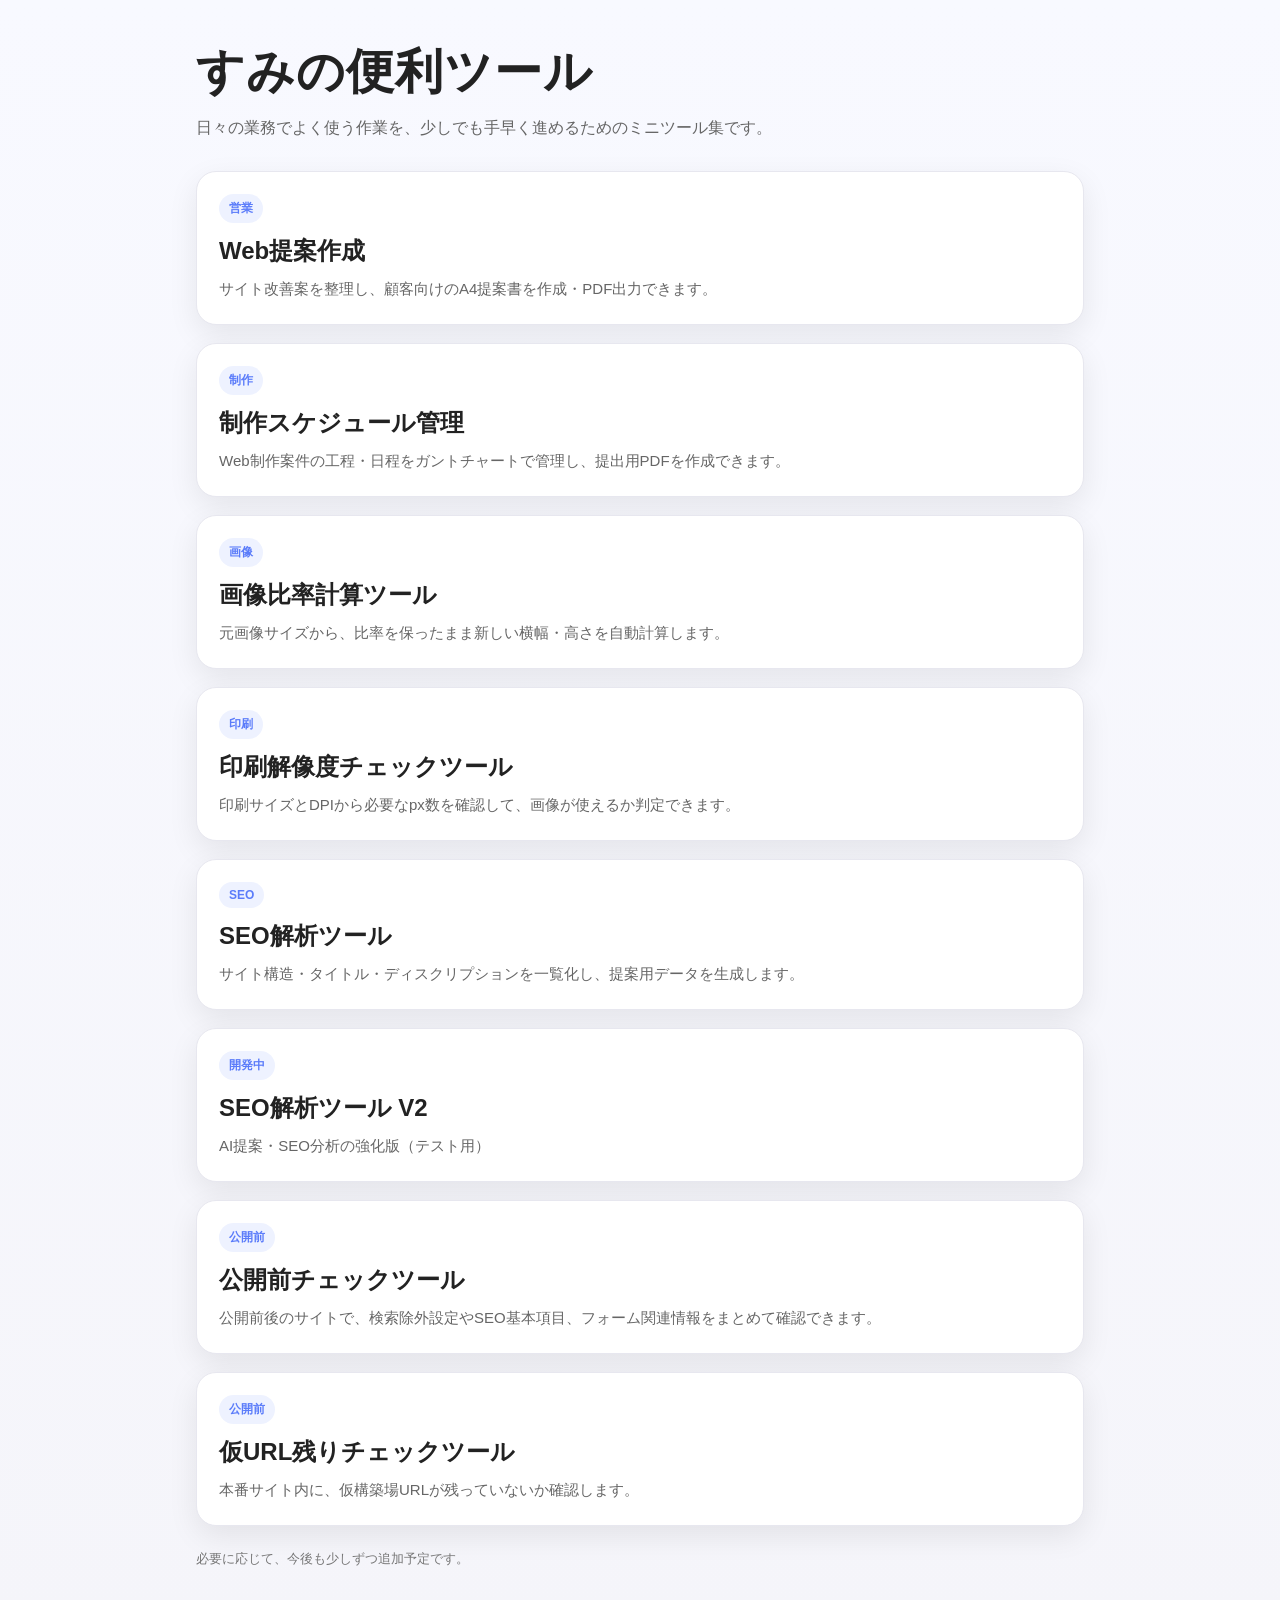
<file: index.html>
<!DOCTYPE html>
<html lang="ja">
<head>
  <meta charset="UTF-8" />
  <meta name="viewport" content="width=device-width, initial-scale=1.0" />
  <title>すみの便利ツール</title>

  <style>
    :root {
      --bg: #f6f7fb;
      --card: #ffffff;
      --text: #222;
      --sub: #666;
      --line: #e7e7ef;
      --accent: #5b7cfa;
      --accent-weak: #eef2ff;
      --shadow: 0 10px 30px rgba(0, 0, 0, 0.08);
      --radius: 20px;
    }

    * {
      box-sizing: border-box;
    }

    body {
      margin: 0;
      font-family: -apple-system, BlinkMacSystemFont, "Segoe UI", Roboto, "Hiragino Sans", "Yu Gothic", sans-serif;
      background: linear-gradient(180deg, #f8f9ff 0%, #f5f5fa 100%);
      color: var(--text);
    }

    .wrap {
      max-width: 920px;
      margin: 0 auto;
      padding: 40px 16px 56px;
    }

    .title {
      font-size: clamp(32px, 4.8vw, 48px);
      font-weight: 800;
      margin: 0 0 10px;
      letter-spacing: 0.02em;
    }

    .lead {
      margin: 0 0 28px;
      color: var(--sub);
      line-height: 1.8;
      font-size: 16px;
    }

    .grid {
      display: grid;
      gap: 18px;
    }

    .card {
      display: block;
      text-decoration: none;
      color: inherit;
      background: var(--card);
      border: 1px solid var(--line);
      border-radius: var(--radius);
      box-shadow: var(--shadow);
      padding: 22px;
      transition: transform 0.15s ease, box-shadow 0.2s ease, border-color 0.2s ease;
    }

    .card:hover {
      transform: translateY(-2px);
      border-color: #d6defe;
      box-shadow: 0 14px 34px rgba(0, 0, 0, 0.1);
    }

    .tag {
      display: inline-block;
      margin-bottom: 12px;
      padding: 6px 10px;
      border-radius: 999px;
      background: var(--accent-weak);
      color: var(--accent);
      font-size: 12px;
      font-weight: 700;
    }

    .card-title {
      font-size: 24px;
      font-weight: 800;
      margin-bottom: 8px;
    }

    .card-text {
      color: var(--sub);
      line-height: 1.8;
      font-size: 15px;
    }

    .footer {
      margin-top: 24px;
      color: #777;
      font-size: 13px;
    }
  </style>
</head>

<body>
  <div class="wrap">
    <h1 class="title">すみの便利ツール</h1>
    <p class="lead">
      日々の業務でよく使う作業を、少しでも手早く進めるためのミニツール集です。
    </p>

    <div class="grid">

      <!-- Web提案 -->
      <a class="card" href="./proposal/">
        <div class="tag">営業</div>
        <div class="card-title">Web提案作成</div>
        <div class="card-text">
          サイト改善案を整理し、顧客向けのA4提案書を作成・PDF出力できます。
        </div>
      </a>

      <!-- 制作スケジュール -->
      <a class="card" href="./schedule/">
        <div class="tag">制作</div>
        <div class="card-title">制作スケジュール管理</div>
        <div class="card-text">
          Web制作案件の工程・日程をガントチャートで管理し、提出用PDFを作成できます。
        </div>
      </a>

      <!-- 画像比率 -->
      <a class="card" href="./aspect.html">
        <div class="tag">画像</div>
        <div class="card-title">画像比率計算ツール</div>
        <div class="card-text">
          元画像サイズから、比率を保ったまま新しい横幅・高さを自動計算します。
        </div>
      </a>

      <!-- 印刷 -->
      <a class="card" href="./print.html">
        <div class="tag">印刷</div>
        <div class="card-title">印刷解像度チェックツール</div>
        <div class="card-text">
          印刷サイズとDPIから必要なpx数を確認して、画像が使えるか判定できます。
        </div>
      </a>

      <!-- SEO V1 -->
      <a class="card" href="./seo-review.html">
        <div class="tag">SEO</div>
        <div class="card-title">SEO解析ツール</div>
        <div class="card-text">
          サイト構造・タイトル・ディスクリプションを一覧化し、提案用データを生成します。
        </div>
      </a>

      <!-- SEO V2 -->
      <a class="card" href="./seo-review-v2.html">
        <div class="tag">開発中</div>
        <div class="card-title">SEO解析ツール V2</div>
        <div class="card-text">
          AI提案・SEO分析の強化版（テスト用）
        </div>
      </a>

      <!-- 公開前チェック -->
      <a class="card" href="./site-final-check.html">
        <div class="tag">公開前</div>
        <div class="card-title">公開前チェックツール</div>
        <div class="card-text">
          公開前後のサイトで、検索除外設定やSEO基本項目、フォーム関連情報をまとめて確認できます。
        </div>
      </a>

      <!-- 仮構築場チェック -->
      <a class="card" href="./url-leftover-check.html">
        <div class="tag">公開前</div>
        <div class="card-title">仮URL残りチェックツール</div>
        <div class="card-text">
          本番サイト内に、仮構築場URLが残っていないか確認します。
        </div>
      </a>

    </div>

    <div class="footer">
      必要に応じて、今後も少しずつ追加予定です。
    </div>
  </div>
</body>
</html>
</file>
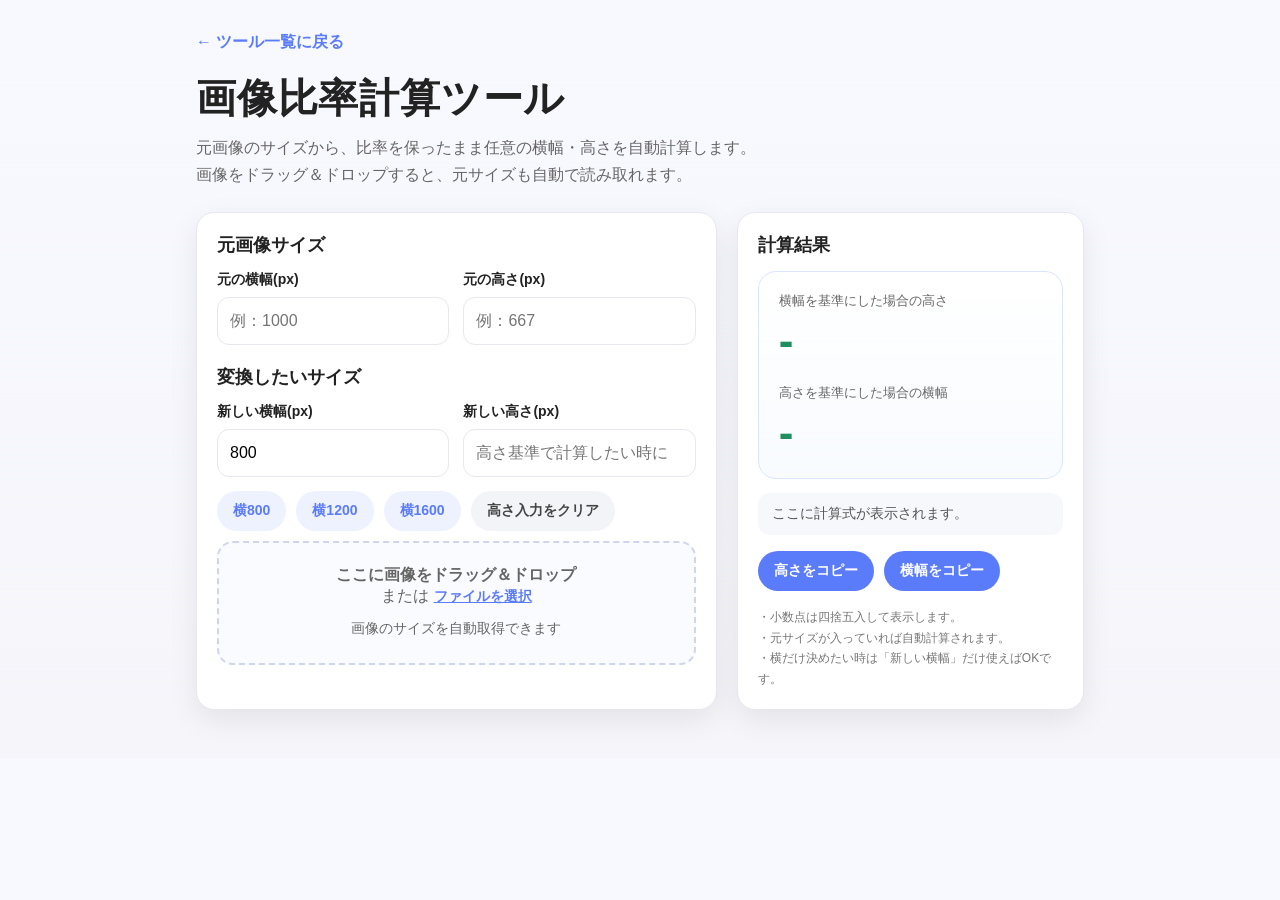
<file: aspect.html>
<!DOCTYPE html>
<html lang="ja">
<head>
  <meta charset="UTF-8" />
  <meta name="viewport" content="width=device-width, initial-scale=1.0" />
  <title>画像比率計算ツール</title>
  <style>
    :root {
      --bg: #f7f7fb;
      --card: #ffffff;
      --text: #222;
      --sub: #666;
      --line: #e7e7ef;
      --accent: #5b7cfa;
      --accent-weak: #eef2ff;
      --ok: #1f8f5f;
      --shadow: 0 10px 30px rgba(0,0,0,.08);
      --radius: 18px;
    }

    * { box-sizing: border-box; }

    body {
      margin: 0;
      font-family: -apple-system, BlinkMacSystemFont, "Segoe UI", Roboto, "Hiragino Sans", "Hiragino Kaku Gothic ProN", "Yu Gothic", sans-serif;
      background: linear-gradient(180deg, #f8f9ff 0%, #f5f5fa 100%);
      color: var(--text);
    }

    .wrap {
      max-width: 920px;
      margin: 0 auto;
      padding: 32px 16px 48px;
    }

    .title {
      font-size: clamp(28px, 4vw, 40px);
      font-weight: 800;
      letter-spacing: .02em;
      margin: 0 0 8px;
    }

    .lead {
      margin: 0 0 24px;
      color: var(--sub);
      line-height: 1.7;
    }

    .back-link {
      display: inline-block;
      margin-bottom: 18px;
      color: var(--accent);
      text-decoration: none;
      font-weight: 700;
    }

    .back-link:hover {
      text-decoration: underline;
    }

    .grid {
      display: grid;
      grid-template-columns: 1.2fr .8fr;
      gap: 20px;
    }

    .card {
      background: var(--card);
      border: 1px solid var(--line);
      border-radius: var(--radius);
      box-shadow: var(--shadow);
      padding: 20px;
    }

    .card h2 {
      margin: 0 0 14px;
      font-size: 18px;
    }

    .row {
      display: grid;
      grid-template-columns: 1fr 1fr;
      gap: 14px;
      margin-bottom: 14px;
    }

    label {
      display: block;
      font-size: 14px;
      font-weight: 700;
      margin-bottom: 8px;
    }

    input[type="number"] {
      width: 100%;
      border: 1px solid var(--line);
      border-radius: 12px;
      padding: 14px 12px;
      font-size: 16px;
      outline: none;
      background: #fff;
    }

    input[type="number"]:focus {
      border-color: var(--accent);
      box-shadow: 0 0 0 4px rgba(91,124,250,.12);
    }

    .preset-row {
      display: flex;
      flex-wrap: wrap;
      gap: 10px;
      margin-top: 8px;
    }

    button {
      border: none;
      border-radius: 999px;
      padding: 11px 16px;
      font-size: 14px;
      font-weight: 700;
      cursor: pointer;
      transition: transform .08s ease, opacity .2s ease, background .2s ease;
    }

    button:hover { opacity: .95; }
    button:active { transform: translateY(1px); }

    .primary {
      background: var(--accent);
      color: #fff;
    }

    .secondary {
      background: var(--accent-weak);
      color: var(--accent);
    }

    .ghost {
      background: #f3f4f8;
      color: #444;
    }

    .dropzone {
      border: 2px dashed #cfd5ea;
      border-radius: 16px;
      background: #fafbff;
      padding: 22px;
      text-align: center;
      color: var(--sub);
      transition: .2s ease;
      margin-top: 10px;
    }

    .dropzone.active {
      border-color: var(--accent);
      background: #f4f7ff;
      color: var(--accent);
    }

    .result {
      background: linear-gradient(180deg, #ffffff 0%, #f8fbff 100%);
      border: 1px solid #dbe5ff;
      border-radius: 18px;
      padding: 20px;
    }

    .result-label {
      color: var(--sub);
      font-size: 13px;
      margin-bottom: 6px;
    }

    .result-value {
      font-size: clamp(28px, 5vw, 44px);
      font-weight: 800;
      color: var(--ok);
      letter-spacing: .02em;
      word-break: break-word;
    }

    .mini {
      margin-top: 10px;
      color: var(--sub);
      font-size: 14px;
      line-height: 1.7;
    }

    .formula {
      margin-top: 14px;
      padding: 12px 14px;
      background: #f7f8fc;
      border-radius: 12px;
      font-size: 14px;
      color: #555;
    }

    .inline-actions {
      display: flex;
      flex-wrap: wrap;
      gap: 10px;
      margin-top: 16px;
    }

    .footer-note {
      margin-top: 16px;
      font-size: 12px;
      color: #777;
      line-height: 1.7;
    }

    @media (max-width: 760px) {
      .grid { grid-template-columns: 1fr; }
      .row { grid-template-columns: 1fr; }
    }
  </style>
</head>
<body>
  <div class="wrap">
    <a href="./" class="back-link">← ツール一覧に戻る</a>

    <h1 class="title">画像比率計算ツール</h1>
    <p class="lead">
      元画像のサイズから、比率を保ったまま任意の横幅・高さを自動計算します。<br>
      画像をドラッグ＆ドロップすると、元サイズも自動で読み取れます。
    </p>

    <div class="grid">
      <section class="card">
        <h2>元画像サイズ</h2>
        <div class="row">
          <div>
            <label for="originalWidth">元の横幅(px)</label>
            <input id="originalWidth" type="number" min="1" placeholder="例：1000" />
          </div>
          <div>
            <label for="originalHeight">元の高さ(px)</label>
            <input id="originalHeight" type="number" min="1" placeholder="例：667" />
          </div>
        </div>

        <h2 style="margin-top:20px;">変換したいサイズ</h2>
        <div class="row">
          <div>
            <label for="targetWidth">新しい横幅(px)</label>
            <input id="targetWidth" type="number" min="1" value="800" />
          </div>
          <div>
            <label for="targetHeight">新しい高さ(px)</label>
            <input id="targetHeight" type="number" min="1" placeholder="高さ基準で計算したい時に入力" />
          </div>
        </div>

        <div class="preset-row">
          <button class="secondary" data-width="800">横800</button>
          <button class="secondary" data-width="1200">横1200</button>
          <button class="secondary" data-width="1600">横1600</button>
          <button class="ghost" id="clearHeightBtn">高さ入力をクリア</button>
        </div>

        <div class="dropzone" id="dropzone">
          <strong>ここに画像をドラッグ＆ドロップ</strong><br>
          または
          <label for="fileInput" style="display:inline; color:var(--accent); cursor:pointer; text-decoration:underline; font-weight:700;">
            ファイルを選択
          </label>
          <input id="fileInput" type="file" accept="image/*" hidden>
          <div class="mini" id="fileInfo">画像のサイズを自動取得できます</div>
        </div>
      </section>

      <aside class="card">
        <h2>計算結果</h2>
        <div class="result">
          <div class="result-label">横幅を基準にした場合の高さ</div>
          <div class="result-value" id="widthResult">-</div>

          <div class="result-label" style="margin-top:18px;">高さを基準にした場合の横幅</div>
          <div class="result-value" id="heightResult">-</div>
        </div>

        <div class="formula" id="formulaText">
          ここに計算式が表示されます。
        </div>

        <div class="inline-actions">
          <button class="primary" id="copyWidthBtn">高さをコピー</button>
          <button class="primary" id="copyHeightBtn">横幅をコピー</button>
        </div>

        <div class="footer-note">
          ・小数点は四捨五入して表示します。<br>
          ・元サイズが入っていれば自動計算されます。<br>
          ・横だけ決めたい時は「新しい横幅」だけ使えばOKです。
        </div>
      </aside>
    </div>
  </div>

  <script>
    const originalWidth = document.getElementById('originalWidth');
    const originalHeight = document.getElementById('originalHeight');
    const targetWidth = document.getElementById('targetWidth');
    const targetHeight = document.getElementById('targetHeight');
    const widthResult = document.getElementById('widthResult');
    const heightResult = document.getElementById('heightResult');
    const formulaText = document.getElementById('formulaText');
    const copyWidthBtn = document.getElementById('copyWidthBtn');
    const copyHeightBtn = document.getElementById('copyHeightBtn');
    const fileInput = document.getElementById('fileInput');
    const fileInfo = document.getElementById('fileInfo');
    const dropzone = document.getElementById('dropzone');
    const clearHeightBtn = document.getElementById('clearHeightBtn');

    function roundValue(value) {
      return Math.round(value);
    }

    function calculate() {
      const ow = Number(originalWidth.value);
      const oh = Number(originalHeight.value);
      const tw = Number(targetWidth.value);
      const th = Number(targetHeight.value);

      const validOriginal = ow > 0 && oh > 0;

      if (!validOriginal) {
        widthResult.textContent = '-';
        heightResult.textContent = '-';
        formulaText.textContent = 'ここに計算式が表示されます。';
        return;
      }

      if (tw > 0) {
        const newHeight = roundValue((oh / ow) * tw);
        widthResult.textContent = `${newHeight}px`;
      } else {
        widthResult.textContent = '-';
      }

      if (th > 0) {
        const newWidth = roundValue((ow / oh) * th);
        heightResult.textContent = `${newWidth}px`;
      } else {
        heightResult.textContent = '-';
      }

      const formulaParts = [];
      if (tw > 0) {
        const rawHeight = (oh / ow) * tw;
        formulaParts.push(`高さ = (${oh} ÷ ${ow}) × ${tw} = ${rawHeight.toFixed(2)} → ${Math.round(rawHeight)}px`);
      }
      if (th > 0) {
        const rawWidth = (ow / oh) * th;
        formulaParts.push(`横幅 = (${ow} ÷ ${oh}) × ${th} = ${rawWidth.toFixed(2)} → ${Math.round(rawWidth)}px`);
      }

      formulaText.textContent = formulaParts.length ? formulaParts.join(' / ') : '新しい横幅または高さを入力してください。';
    }

    async function copyText(text) {
      if (!text || text === '-') return;
      try {
        await navigator.clipboard.writeText(text.replace('px', ''));
      } catch (error) {
        alert('コピーできませんでした。');
      }
    }

    async function loadImageSize(file) {
      if (!file || !file.type.startsWith('image/')) return;

      const objectUrl = URL.createObjectURL(file);
      const img = new Image();

      img.onload = () => {
        originalWidth.value = img.naturalWidth;
        originalHeight.value = img.naturalHeight;
        fileInfo.textContent = `${file.name} / ${img.naturalWidth}px × ${img.naturalHeight}px`;
        URL.revokeObjectURL(objectUrl);
        calculate();
      };

      img.onerror = () => {
        fileInfo.textContent = '画像サイズを読み取れませんでした';
        URL.revokeObjectURL(objectUrl);
      };

      img.src = objectUrl;
    }

    [originalWidth, originalHeight, targetWidth, targetHeight].forEach(input => {
      input.addEventListener('input', calculate);
    });

    copyWidthBtn.addEventListener('click', () => copyText(widthResult.textContent));
    copyHeightBtn.addEventListener('click', () => copyText(heightResult.textContent));

    document.querySelectorAll('[data-width]').forEach(btn => {
      btn.addEventListener('click', () => {
        targetWidth.value = btn.dataset.width;
        calculate();
      });
    });

    clearHeightBtn.addEventListener('click', () => {
      targetHeight.value = '';
      calculate();
    });

    fileInput.addEventListener('change', (e) => {
      const file = e.target.files?.[0];
      if (file) loadImageSize(file);
    });

    dropzone.addEventListener('dragover', (e) => {
      e.preventDefault();
      dropzone.classList.add('active');
    });

    dropzone.addEventListener('dragleave', () => {
      dropzone.classList.remove('active');
    });

    dropzone.addEventListener('drop', (e) => {
      e.preventDefault();
      dropzone.classList.remove('active');
      const file = e.dataTransfer.files?.[0];
      if (file) loadImageSize(file);
    });

    calculate();
  </script>
</body>
</html>
</file>
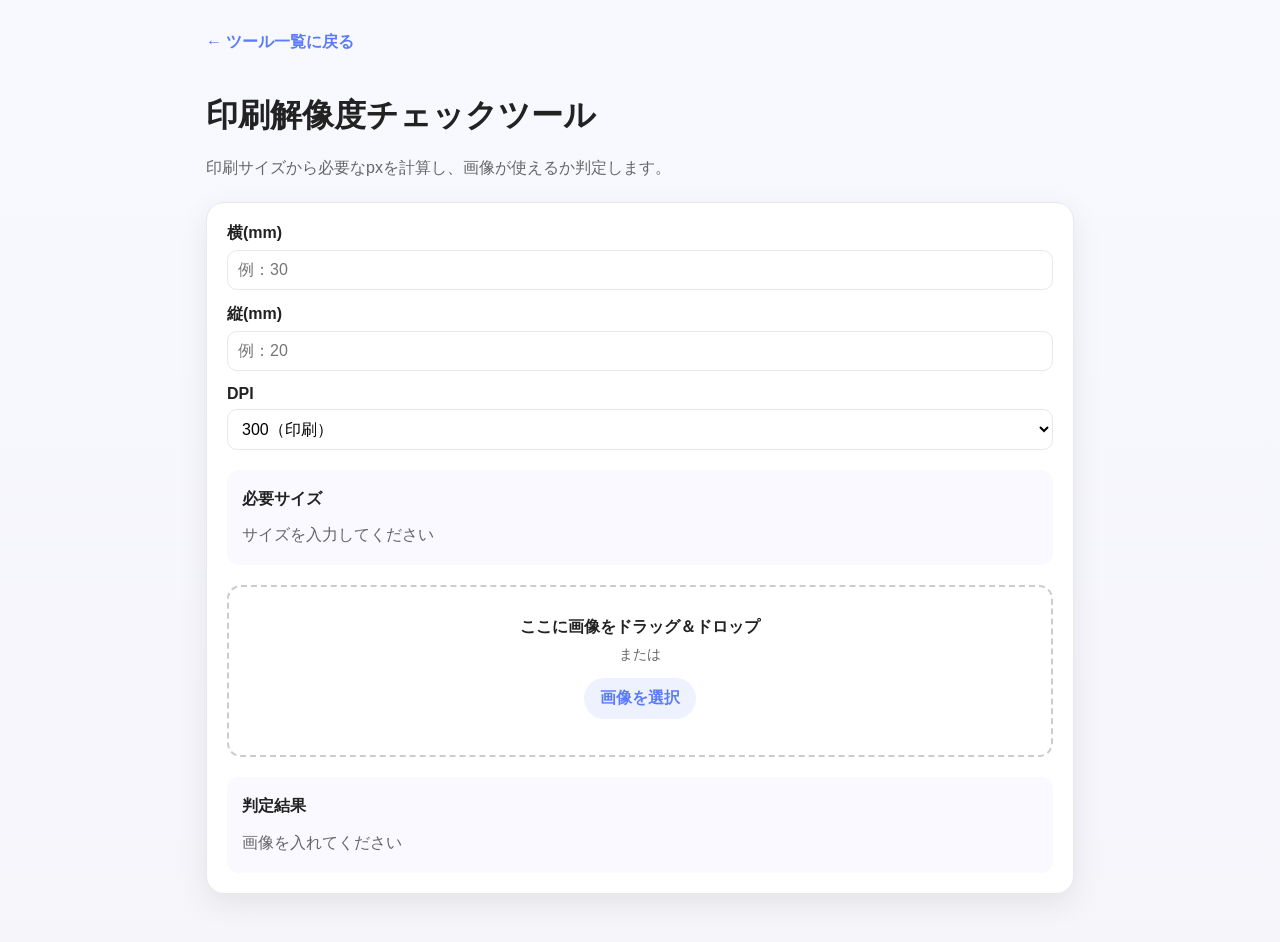
<file: print.html>
<!DOCTYPE html>
<html lang="ja">
<head>
<meta charset="UTF-8">
<meta name="viewport" content="width=device-width, initial-scale=1.0">
<title>印刷解像度チェックツール</title>

<style>
  * {
    box-sizing: border-box;
  }

  :root {
    --bg: #f7f7fb;
    --card: #ffffff;
    --text: #222;
    --sub: #666;
    --line: #e7e7ef;
    --accent: #5b7cfa;
    --accent-weak: #eef2ff;
    --shadow: 0 10px 30px rgba(0,0,0,.08);
    --radius: 18px;
    --ok: #1f8f5f;
    --ng: #d64545;
  }

  body {
    margin: 0;
    font-family: -apple-system, BlinkMacSystemFont, "Segoe UI", sans-serif;
    background: linear-gradient(180deg, #f8f9ff 0%, #f5f5fa 100%);
    color: var(--text);
  }

  .wrap {
    max-width: 900px;
    margin: 0 auto;
    padding: 32px 16px 48px;
  }

  .title {
    font-size: 32px;
    font-weight: 800;
    margin-bottom: 10px;
  }

  .lead {
    color: var(--sub);
    margin-bottom: 20px;
    line-height: 1.7;
  }

  .back {
    display: inline-block;
    margin-bottom: 20px;
    color: var(--accent);
    text-decoration: none;
    font-weight: bold;
  }

  .back:hover {
    text-decoration: underline;
  }

  .card {
    background: var(--card);
    border: 1px solid var(--line);
    border-radius: var(--radius);
    padding: 20px;
    box-shadow: var(--shadow);
  }

  .field {
    margin-bottom: 14px;
  }

  label {
    font-weight: bold;
    display: block;
    margin-bottom: 6px;
  }

  input,
  select {
    width: 100%;
    max-width: 100%;
    padding: 10px;
    border-radius: 10px;
    border: 1px solid var(--line);
    font-size: 16px;
    background: #fff;
  }

  input:focus,
  select:focus {
    border-color: var(--accent);
    outline: none;
    box-shadow: 0 0 0 4px rgba(91,124,250,.12);
  }

  .preview,
  .result {
    margin-top: 20px;
    padding: 15px;
    border-radius: 12px;
    background: #f9f9ff;
    line-height: 1.8;
  }

  .preview-title,
  .result-title {
    font-weight: bold;
    margin-bottom: 8px;
  }

  .drop {
    border: 2px dashed #ccc;
    border-radius: 14px;
    padding: 30px 20px;
    text-align: center;
    margin-top: 20px;
    color: var(--sub);
    transition: 0.2s ease;
  }

  .drop.active {
    background: #f4f7ff;
    border-color: var(--accent);
    color: var(--accent);
  }

  .drop-main {
    font-weight: bold;
    color: var(--text);
    margin-bottom: 8px;
  }

  .drop-sub {
    font-size: 14px;
    margin-bottom: 14px;
  }

  .file-button {
    display: inline-block;
    background: var(--accent-weak);
    color: var(--accent);
    border-radius: 999px;
    padding: 10px 16px;
    font-weight: bold;
    cursor: pointer;
    transition: 0.2s ease;
  }

  .file-button:hover {
    opacity: 0.9;
  }

  .hidden-file {
    display: none;
  }

  .ok {
    color: var(--ok);
    font-weight: bold;
  }

  .ng {
    color: var(--ng);
    font-weight: bold;
  }

  .muted {
    color: var(--sub);
  }
</style>
</head>

<body>
<div class="wrap">

  <a href="./" class="back">← ツール一覧に戻る</a>

  <h1 class="title">印刷解像度チェックツール</h1>
  <p class="lead">印刷サイズから必要なpxを計算し、画像が使えるか判定します。</p>

  <div class="card">

    <div class="field">
      <label>横(mm)</label>
      <input id="wmm" type="number" min="0" step="0.1" placeholder="例：30">
    </div>

    <div class="field">
      <label>縦(mm)</label>
      <input id="hmm" type="number" min="0" step="0.1" placeholder="例：20">
    </div>

    <div class="field">
      <label>DPI</label>
      <select id="dpi">
        <option value="300">300（印刷）</option>
        <option value="350">350</option>
        <option value="72">72</option>
      </select>
    </div>

    <div class="preview" id="preview">
      <div class="preview-title">必要サイズ</div>
      <div class="muted">サイズを入力してください</div>
    </div>

    <div class="drop" id="drop">
      <div class="drop-main">ここに画像をドラッグ＆ドロップ</div>
      <div class="drop-sub">または</div>
      <label for="fileInput" class="file-button">画像を選択</label>
      <input id="fileInput" class="hidden-file" type="file" accept="image/*">
    </div>

    <div class="result" id="result">
      <div class="result-title">判定結果</div>
      <div class="muted">画像を入れてください</div>
    </div>

  </div>
</div>

<script>
  const w = document.getElementById("wmm");
  const h = document.getElementById("hmm");
  const dpi = document.getElementById("dpi");
  const preview = document.getElementById("preview");
  const result = document.getElementById("result");
  const drop = document.getElementById("drop");
  const fileInput = document.getElementById("fileInput");

  let imgW = null;
  let imgH = null;
  let currentFileName = "";

  function mmToPx(mm, dpiValue) {
    return Math.round((mm / 25.4) * dpiValue);
  }

  function getNeedWidth() {
    return w.value ? mmToPx(Number(w.value), Number(dpi.value)) : null;
  }

  function getNeedHeight() {
    return h.value ? mmToPx(Number(h.value), Number(dpi.value)) : null;
  }

  function updatePreview() {
    const needW = getNeedWidth();
    const needH = getNeedHeight();

    let html = '<div class="preview-title">必要サイズ</div>';

    if (!needW && !needH) {
      html += '<div class="muted">サイズを入力してください</div>';
      preview.innerHTML = html;
      return;
    }

    if (needW) {
      html += `<div>横：<strong>${needW}px以上</strong></div>`;
    }

    if (needH) {
      html += `<div>縦：<strong>${needH}px以上</strong></div>`;
    }

    preview.innerHTML = html;
  }

  function updateResult() {
    const needW = getNeedWidth();
    const needH = getNeedHeight();

    let html = '<div class="result-title">判定結果</div>';

    if (!imgW || !imgH) {
      html += '<div class="muted">画像を入れてください</div>';
      result.innerHTML = html;
      return;
    }

    html += `<div>画像：${imgW} × ${imgH}px</div>`;
    if (currentFileName) {
      html += `<div class="muted">ファイル：${currentFileName}</div>`;
    }

    if (!needW && !needH) {
      html += '<div class="muted" style="margin-top:8px;">サイズを入力すると判定できます</div>';
      result.innerHTML = html;
      return;
    }

    if (needW) {
      if (imgW >= needW) {
        html += `<div class="ok">横OK</div>`;
      } else {
        html += `<div class="ng">横不足（あと ${needW - imgW}px）</div>`;
      }
    }

    if (needH) {
      if (imgH >= needH) {
        html += `<div class="ok">縦OK</div>`;
      } else {
        html += `<div class="ng">縦不足（あと ${needH - imgH}px）</div>`;
      }
    }

    result.innerHTML = html;
  }

  function handleFile(file) {
    if (!file || !file.type.startsWith("image/")) return;

    currentFileName = file.name;

    const img = new Image();
    img.onload = () => {
      imgW = img.width;
      imgH = img.height;
      updateResult();
      URL.revokeObjectURL(img.src);
    };

    img.src = URL.createObjectURL(file);
  }

  [w, h, dpi].forEach(el => {
    el.addEventListener("input", () => {
      updatePreview();
      updateResult();
    });
  });

  drop.addEventListener("dragover", e => {
    e.preventDefault();
    drop.classList.add("active");
  });

  drop.addEventListener("dragleave", () => {
    drop.classList.remove("active");
  });

  drop.addEventListener("drop", e => {
    e.preventDefault();
    drop.classList.remove("active");

    const file = e.dataTransfer.files[0];
    handleFile(file);
  });

  fileInput.addEventListener("change", e => {
    const file = e.target.files[0];
    handleFile(file);
  });

  updatePreview();
  updateResult();
</script>

</body>
</html>
</file>
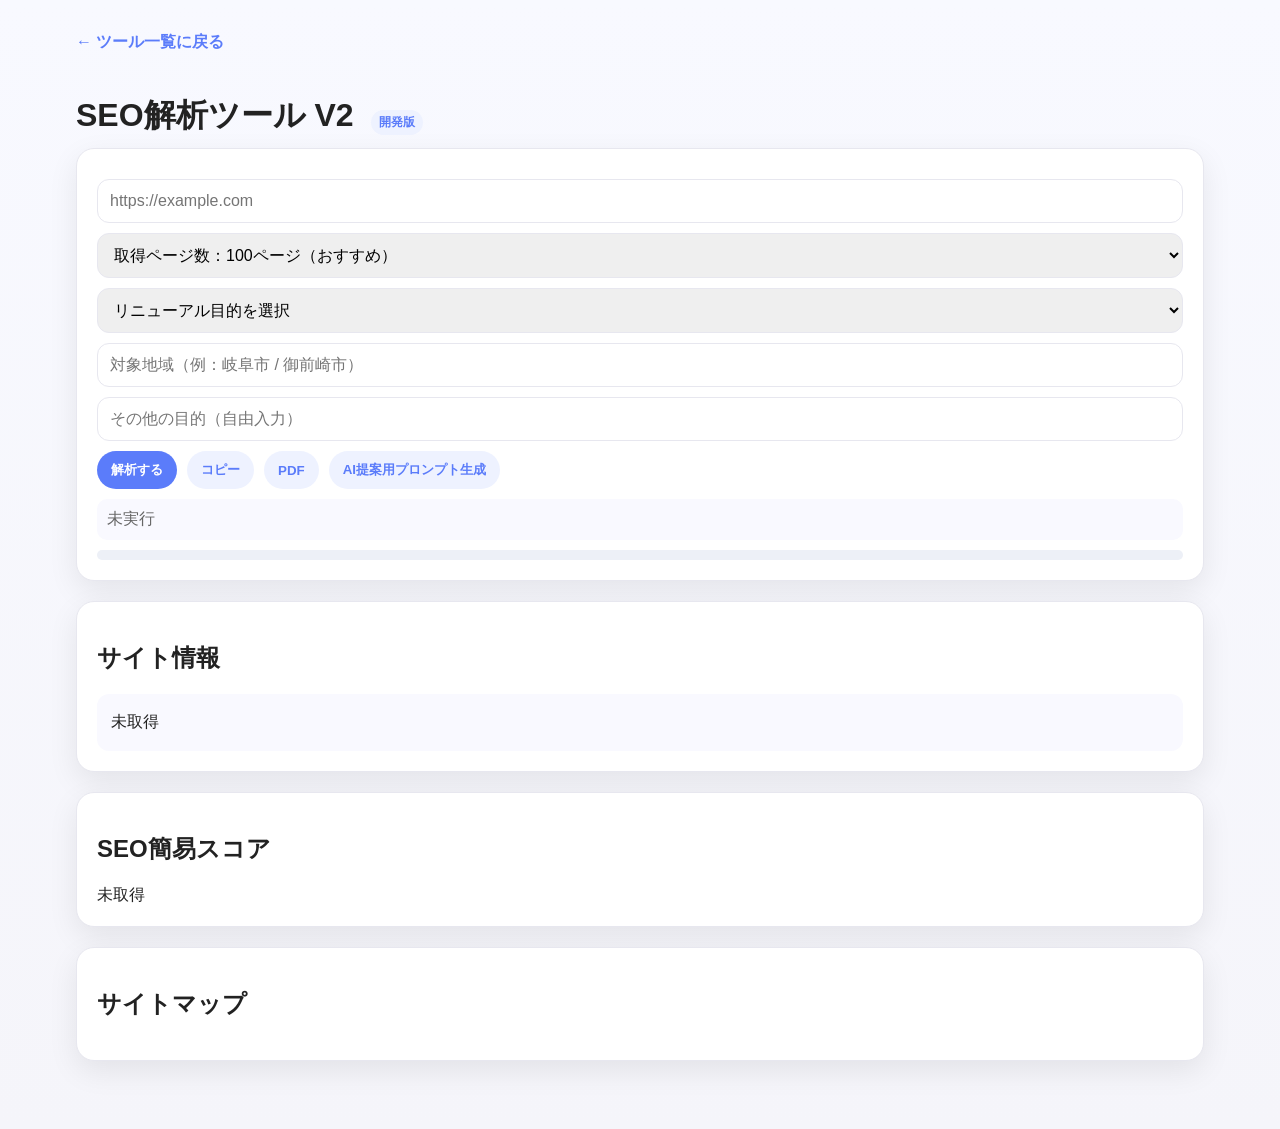
<file: seo-review-v2.html>
<!DOCTYPE html>
<html lang="ja">
<head>
<meta charset="UTF-8">
<meta name="viewport" content="width=device-width, initial-scale=1.0">
<title>SEO解析ツール V2</title>

<style>
* { box-sizing: border-box; }

:root {
  --card:#fff;
  --text:#222;
  --sub:#666;
  --line:#e7e7ef;
  --accent:#5b7cfa;
  --accent-weak:#eef2ff;
  --shadow:0 10px 30px rgba(0,0,0,.08);
  --radius:18px;
  --ok:#1f8f5f;
  --warn:#b7791f;
  --ng:#d64545;
}

body {
  margin:0;
  font-family:-apple-system,BlinkMacSystemFont,"Segoe UI",sans-serif;
  background:linear-gradient(180deg,#f8f9ff 0%,#f5f5fa 100%);
  color:var(--text);
}

.wrap {
  max-width:1160px;
  margin:0 auto;
  padding:32px 16px 48px;
}

.back {
  display:inline-block;
  margin-bottom:20px;
  color:var(--accent);
  text-decoration:none;
  font-weight:700;
}

.title {
  font-size:32px;
  font-weight:800;
  margin-bottom:10px;
}

.badge {
  display:inline-block;
  margin-left:8px;
  padding:4px 8px;
  border-radius:999px;
  background:var(--accent-weak);
  color:var(--accent);
  font-size:12px;
  font-weight:700;
}

.card {
  background:var(--card);
  border:1px solid var(--line);
  border-radius:var(--radius);
  padding:20px;
  box-shadow:var(--shadow);
  margin-bottom:20px;
}

input, select {
  width:100%;
  padding:12px;
  border-radius:12px;
  border:1px solid var(--line);
  margin-top:10px;
  font-size:16px;
}

button {
  margin-top:10px;
  padding:10px 14px;
  border:none;
  border-radius:999px;
  background:var(--accent);
  color:#fff;
  font-weight:bold;
  cursor:pointer;
}

.actions {
  display:flex;
  gap:10px;
  flex-wrap:wrap;
}

.secondary {
  background:var(--accent-weak);
  color:var(--accent);
}

.status {
  margin-top:10px;
  padding:10px;
  background:#f9f9ff;
  border-radius:10px;
  color:var(--sub);
}

.progress-wrap {
  margin-top:10px;
  background:#edf0f7;
  border-radius:999px;
  overflow:hidden;
  height:10px;
}

.progress-bar {
  width:0%;
  height:100%;
  background:var(--accent);
  transition:width .2s ease, background .2s ease;
}

.site-summary {
  background:#f9f9ff;
  padding:14px;
  border-radius:12px;
  line-height:1.8;
  overflow-wrap:anywhere;
}

.score-layout {
  display:grid;
  grid-template-columns:220px 1fr;
  gap:20px;
  align-items:center;
}

.score-circle {
  width:180px;
  height:180px;
  border-radius:50%;
  display:flex;
  align-items:center;
  justify-content:center;
  margin:auto;
}

.score-inner {
  width:132px;
  height:132px;
  border-radius:50%;
  background:#fff;
  display:flex;
  align-items:center;
  justify-content:center;
  flex-direction:column;
  box-shadow:inset 0 0 0 1px var(--line);
}

.score-num {
  font-size:40px;
  font-weight:900;
  line-height:1;
}

.score-label {
  color:var(--sub);
  font-size:13px;
  margin-top:6px;
}

.score-comment {
  font-size:18px;
  font-weight:800;
  margin-bottom:12px;
}

.score-grid {
  display:grid;
  grid-template-columns:repeat(2, 1fr);
  gap:10px;
}

.score-item {
  background:#f9f9ff;
  border-radius:12px;
  padding:12px;
  line-height:1.6;
}

.score-item strong {
  display:block;
  font-size:18px;
}

.point-list {
  margin-top:14px;
  padding:14px;
  background:#fff;
  border:1px solid var(--line);
  border-radius:12px;
}

.point-list div {
  margin:6px 0;
}

.ok { color:var(--ok); font-weight:700; }
.warn { color:var(--warn); font-weight:700; }
.ng { color:var(--ng); font-weight:700; }

.table-wrap {
  overflow-x:auto;
}

table {
  width:100%;
  border-collapse:collapse;
  table-layout:fixed;
}

th, td {
  border:1px solid #e5e7eb;
  padding:10px;
  vertical-align:top;
  overflow-wrap:anywhere;
  word-break:break-word;
}

th { background:#f3f4ff; }

th:nth-child(1), td:nth-child(1) { width:24%; }
th:nth-child(2), td:nth-child(2) { width:20%; font-size:12px; }
th:nth-child(3), td:nth-child(3) { width:38%; }
th:nth-child(4), td:nth-child(4) { width:18%; font-size:13px; }

@media (max-width: 760px) {
  .score-layout { grid-template-columns:1fr; }
  .score-grid { grid-template-columns:1fr; }
}

@media print {
  .no-print { display:none !important; }
  h1 { display:none !important; }

  body {
    background:#fff;
    font-size:10px;
  }

  .wrap {
    max-width:none;
    width:100%;
    padding:0;
  }

  .card {
    box-shadow:none;
    border:1px solid #ccc;
    padding:10px;
    margin-bottom:10px;
    border-radius:8px;
    page-break-inside:auto;
  }

  h2 {
    font-size:14px;
    margin:0 0 8px;
  }

  .site-summary {
    padding:8px;
    font-size:10px;
    line-height:1.6;
  }

  .score-layout {
    grid-template-columns:130px 1fr;
    gap:12px;
  }

  .score-circle {
    width:110px;
    height:110px;
  }

  .score-inner {
    width:82px;
    height:82px;
  }

  .score-num {
    font-size:26px;
  }

  .score-label {
    font-size:10px;
  }

  .score-comment {
    font-size:13px;
    margin-bottom:8px;
  }

  .score-grid {
    gap:6px;
  }

  .score-item {
    padding:7px;
    font-size:10px;
  }

  .score-item strong {
    font-size:13px;
  }

  .point-list {
    margin-top:8px;
    padding:8px;
    font-size:10px;
  }

  th, td {
    font-size:9px;
    padding:5px;
  }

  th:nth-child(1), td:nth-child(1) { width:23%; }
  th:nth-child(2), td:nth-child(2) { width:18%; font-size:8px; }
  th:nth-child(3), td:nth-child(3) { width:41%; }
  th:nth-child(4), td:nth-child(4) { width:18%; font-size:8px; }

  tr {
    page-break-inside:avoid;
  }
}
</style>
</head>

<body>
<div class="wrap">

<a href="./" class="back no-print">← ツール一覧に戻る</a>

<h1 class="title">SEO解析ツール V2 <span class="badge">開発版</span></h1>

<div class="card no-print">
  <input id="url" placeholder="https://example.com">

  <select id="limit">
    <option value="30">取得ページ数：30ページ（軽い）</option>
    <option value="50">取得ページ数：50ページ</option>
    <option value="100" selected>取得ページ数：100ページ（おすすめ）</option>
    <option value="200">取得ページ数：200ページ（重い）</option>
    <option value="500">取得ページ数：500ページ（かなり重い）</option>
  </select>

  <select id="purpose">
    <option value="">リニューアル目的を選択</option>
    <option>SEO強化（検索流入増加）</option>
    <option>AIO対策（AI検索最適化）</option>
    <option>ローカルSEO強化（地域検索対策）</option>
    <option>問い合わせ増加（CV改善）</option>
    <option>採用強化（応募増加）</option>
    <option>ブランディング強化</option>
    <option>サービス理解向上（導線改善）</option>
    <option>コンテンツマーケ強化（記事SEO）</option>
    <option>リード獲得（BtoB対策）</option>
    <option>UI/UX改善（離脱率改善）</option>
    <option>サイト構造改善（情報整理）</option>
    <option>既存サイトの課題洗い出し</option>
  </select>

  <input id="localArea" placeholder="対象地域（例：岐阜市 / 御前崎市）">
  <input id="customPurpose" placeholder="その他の目的（自由入力）">

  <div class="actions">
    <button id="runBtn">解析する</button>
    <button class="secondary" id="copyBtn">コピー</button>
    <button class="secondary" onclick="window.print()">PDF</button>
    <button class="secondary" id="promptBtn">AI提案用プロンプト生成</button>
  </div>

  <div id="status" class="status">未実行</div>
  <div class="progress-wrap">
    <div id="progressBar" class="progress-bar"></div>
  </div>
</div>

<div class="card">
  <h2>サイト情報</h2>
  <div id="summary" class="site-summary">未取得</div>
</div>

<div class="card">
  <h2>SEO簡易スコア</h2>
  <div id="score">未取得</div>
</div>

<div class="card">
  <h2>サイトマップ</h2>
  <div id="result"></div>
</div>

</div>

<script>
const WORKER = "https://seo-tool.geass1127.workers.dev/";

let data = [];
let siteName = "";
let siteUrl = "";
let totalFound = 0;
let returnedCount = 0;
let selectedLimit = 100;
let errorCount = 0;

const urlInput = document.getElementById("url");
const progressBar = document.getElementById("progressBar");

async function run() {
  const input = urlInput.value.trim();
  if (!input) return alert("URL入れてね");

  selectedLimit = document.getElementById("limit").value;

  siteUrl = input;
  data = [];
  siteName = "";
  totalFound = 0;
  returnedCount = 0;
  errorCount = 0;

  updateProgress(0);

  document.getElementById("status").innerText = "サイト構造を取得中...";
  document.getElementById("result").innerHTML = "";
  document.getElementById("summary").innerHTML = "取得中...";
  document.getElementById("score").innerHTML = "取得中...";

  try {
    const res = await fetch(`${WORKER}?mode=sitemap&url=${encodeURIComponent(input)}&limit=${selectedLimit}`);
    const json = await res.json();

    const rawUrls = json.urls || [];

    const normalizedMap = new Map();

    rawUrls.forEach(url => {
      const key = normalizeUrl(url);

      if (!normalizedMap.has(key)) {
        normalizedMap.set(key, key);
      }
    });

    const urls = [...normalizedMap.values()];

    totalFound = json.totalFound || rawUrls.length;
    returnedCount = urls.length;

    if (!urls.length) {
      document.getElementById("status").innerText = "取得失敗";
      document.getElementById("summary").innerHTML = "取得できませんでした。";
      document.getElementById("score").innerHTML = "スコアを算出できませんでした。";
      updateProgress(0);
      return;
    }

    for (let i = 0; i < urls.length; i++) {
      const pageUrl = urls[i];

      try {
        const r = await fetch(`${WORKER}?url=${encodeURIComponent(pageUrl)}`);
        const d = await r.json();
        const normalized = normalizePageData(d, pageUrl);

        data.push(normalized);

        if (!siteName && normalized.title) {
          siteName = normalized.title;
        }

      } catch (e) {
        errorCount++;

        data.push({
          title: "取得失敗",
          url: pageUrl,
          description: "",
          status: "",
          error: e.message || "取得失敗"
        });
      }

      const percent = Math.floor(((i + 1) / urls.length) * 100);
      updateProgress(percent);

      document.getElementById("status").innerText =
        `ページ情報を取得中 (${i + 1}/${urls.length}) / ${percent}% / 失敗 ${errorCount}件`;

      render();
      updateSummary();
      updateScore();
    }

    updateProgress(100);

    document.getElementById("status").innerText =
      `完了！ ${data.length}件取得 / 失敗 ${errorCount}件`;

  } catch (e) {
    document.getElementById("status").innerText = "サイト構造の取得に失敗しました。";
    document.getElementById("summary").innerHTML = escapeHtml(e.message || "取得失敗");
    document.getElementById("score").innerHTML = "スコアを算出できませんでした。";
    updateProgress(0);
  }
}

function updateProgress(percent) {
  progressBar.style.width = percent + "%";

  if (percent < 50) {
    progressBar.style.background = "#5b7cfa";
  } else if (percent < 80) {
    progressBar.style.background = "#f59e0b";
  } else {
    progressBar.style.background = "#10b981";
  }
}

function normalizePageData(d, fallbackUrl) {
  const title = cleanText(d.title || "");
  const url = normalizeUrl(d.url || fallbackUrl || "");
  const descriptionRaw = cleanText(d.description || "");
  const description = isBadDescription(descriptionRaw) ? "" : descriptionRaw;

  return {
    title,
    url,
    description,
    status: d.status || "",
    error: d.error || ""
  };
}

function isBadDescription(text = "") {
  const t = String(text).trim();
  if (!t) return true;
  if (/^https?:\/\//i.test(t)) return true;
  if (/wp-content\/uploads/i.test(t)) return true;
  if (/\.(jpg|jpeg|png|gif|webp|svg|mp4|mov|pdf)(\?.*)?$/i.test(t)) return true;
  return false;
}

function render() {
  document.getElementById("result").innerHTML = `
  <div class="table-wrap">
    <table>
      <thead>
        <tr>
          <th>タイトル</th>
          <th>URL</th>
          <th>ディスクリプション</th>
          <th>SEOチェック</th>
        </tr>
      </thead>
      <tbody>
        ${data.map(d => `
          <tr>
            <td>${escapeHtml(d.title || "なし")}</td>
            <td>${escapeHtml(d.url || "")}</td>
            <td>${escapeHtml(d.description || "なし")}</td>
            <td>${getRowChecks(d)}</td>
          </tr>
        `).join("")}
      </tbody>
    </table>
  </div>`;
}

function getRowChecks(d) {
  if (d.error) {
    return `<div class="ng">取得失敗</div>`;
  }

  const checks = [];
  const title = d.title || "";
  const desc = d.description || "";

  if (!title) checks.push('<div class="ng">titleなし</div>');
  else if (title.length < 12) checks.push('<div class="warn">title短め</div>');
  else if (title.length > 70) checks.push('<div class="warn">title長め</div>');
  else checks.push('<div class="ok">title OK</div>');

  if (!desc) checks.push('<div class="ng">descriptionなし</div>');
  else if (desc.length < 40) checks.push('<div class="warn">description短め</div>');
  else if (desc.length > 180) checks.push('<div class="warn">description長め</div>');
  else checks.push('<div class="ok">description OK</div>');

  return checks.join("");
}

function updateSummary() {
  document.getElementById("summary").innerHTML = `
  <div><strong>サイト名：</strong>${escapeHtml(siteName || "未取得")}</div>
  <div><strong>URL：</strong>${escapeHtml(siteUrl)}</div>
  <div><strong>取得ページ数：</strong>${data.length}件</div>
  <div><strong>取得上限：</strong>${selectedLimit}件</div>
  <div><strong>取得失敗：</strong>${errorCount}件</div>
`;
}

function updateScore() {
  const validData = data.filter(d => !d.error);
  const total = validData.length;

  if (!total) {
    document.getElementById("score").innerHTML = "スコアを算出できませんでした。";
    return;
  }

  const titleSet = validData.filter(d => d.title).length;
  const descSet = validData.filter(d => d.description).length;

  const titleGood = validData.filter(d => {
    const len = (d.title || "").length;
    return len >= 12 && len <= 70;
  }).length;

  const descGood = validData.filter(d => {
    const len = (d.description || "").length;
    return len >= 40 && len <= 180;
  }).length;

  const duplicateTitles = countDuplicateExtras(validData.map(d => d.title).filter(Boolean));
  const duplicateUrls = countDuplicateExtras(validData.map(d => normalizeUrl(d.url)).filter(Boolean));

  const titleSetScore = (titleSet / total) * 25;
  const descSetScore = (descSet / total) * 25;
  const titleQualityScore = (titleGood / total) * 15;
  const descQualityScore = (descGood / total) * 15;

  let duplicateScore = 20;
  duplicateScore -= duplicateTitles * 3;
  duplicateScore -= duplicateUrls * 3;
  duplicateScore = Math.max(0, duplicateScore);

  let score = Math.round(titleSetScore + descSetScore + titleQualityScore + descQualityScore + duplicateScore);
  score = Math.max(0, Math.min(100, score));

  const status = getScoreStatus(score);
  const deg = score * 3.6;

  document.getElementById("score").innerHTML = `
    <div class="score-layout">
      <div class="score-circle" style="background:conic-gradient(${status.color} ${deg}deg, #eef2ff ${deg}deg);">
        <div class="score-inner">
          <div class="score-num ${status.className}">${score}</div>
          <div class="score-label">/ 100</div>
        </div>
      </div>

      <div>
        <div class="score-comment ${status.className}">${status.comment}</div>

        <div class="score-grid">
          <div class="score-item"><strong>${titleSet} / ${total}</strong>title設定率</div>
          <div class="score-item"><strong>${descSet} / ${total}</strong>description設定率</div>
          <div class="score-item"><strong>${titleGood} / ${total}</strong>title文字数OK</div>
          <div class="score-item"><strong>${descGood} / ${total}</strong>description文字数OK</div>
        </div>

        <div class="point-list">
          ${makeScoreAdvice({ noTitle: total - titleSet, noDesc: total - descSet, duplicateTitles, duplicateUrls, errorCount })}
        </div>
      </div>
    </div>
  `;
}

function getScoreStatus(score) {
  if (score >= 80) {
    return { className:"ok", color:"#1f8f5f", comment:"良好です。大きな問題は少なく、細部の改善でさらに伸ばせます。" };
  }
  if (score >= 60) {
    return { className:"warn", color:"#b7791f", comment:"改善余地あり。titleやdescriptionを整えると伸びやすい状態です。" };
  }
  return { className:"ng", color:"#d64545", comment:"優先的な改善がおすすめ。基本情報の整理から着手すると効果が出やすいです。" };
}

function makeScoreAdvice(obj) {
  const points = [];

  if (obj.noTitle > 0) points.push(`<div class="ng">title未設定：${obj.noTitle}件</div>`);
  if (obj.noDesc > 0) points.push(`<div class="ng">description未設定：${obj.noDesc}件</div>`);
  if (obj.duplicateTitles > 0) points.push(`<div class="warn">重複title：${obj.duplicateTitles}件</div>`);
  if (obj.duplicateUrls > 0) points.push(`<div class="warn">重複URL：${obj.duplicateUrls}件</div>`);
  if (obj.errorCount > 0) points.push(`<div class="warn">取得失敗：${obj.errorCount}件</div>`);

  if (!points.length) {
    points.push(`<div class="ok">大きな不足は少なめです。次は導線・コンテンツ設計の改善が有効です。</div>`);
  }

  return points.join("");
}

function countDuplicateExtras(arr) {
  const map = {};
  arr.forEach(v => map[v] = (map[v] || 0) + 1);
  return Object.values(map)
    .filter(count => count > 1)
    .reduce((sum, count) => sum + (count - 1), 0);
}

function normalizeUrl(url = "") {
  const str = String(url).trim();
  if (!str) return "";

  try {
    const u = new URL(str);
    let path = u.pathname;

    if (path !== "/" && path.endsWith("/")) {
      path = path.slice(0, -1);
    }

    return `${u.origin}${path}`;
  } catch {
    return str.replace(/\/$/, "");
  }
}

document.getElementById("copyBtn").onclick = async () => {
  if (!data.length) return alert("先に解析してね！");

  const text = "タイトル\tURL\tディスクリプション\tSEOチェック\n" +
    data.map(d =>
      `${cleanForSheet(d.title)}\t${cleanForSheet(d.url)}\t${cleanForSheet(d.description)}\t${cleanForSheet(stripHtml(getRowChecks(d)))}`
    ).join("\n");

  const html = "<table><tr><th>タイトル</th><th>URL</th><th>ディスクリプション</th><th>SEOチェック</th></tr>" +
    data.map(d => `
      <tr>
        <td>${escapeHtml(d.title || "")}</td>
        <td>${escapeHtml(d.url || "")}</td>
        <td>${escapeHtml(d.description || "")}</td>
        <td>${getRowChecks(d)}</td>
      </tr>
    `).join("") +
    "</table>";

  try {
    await navigator.clipboard.write([
      new ClipboardItem({
        "text/plain": new Blob([text], { type: "text/plain" }),
        "text/html": new Blob([html], { type: "text/html" })
      })
    ]);
  } catch {
    await navigator.clipboard.writeText(text);
  }

  alert("コピーしたよ！");
};

document.getElementById("runBtn").onclick = run;

urlInput.addEventListener("keydown", e => {
  if (e.key === "Enter") {
    e.preventDefault();
    run();
  }
});

document.getElementById("promptBtn").onclick = async () => {
  if (!data.length) return alert("先に解析してね！");

  const purpose = document.getElementById("purpose").value;
  const custom = document.getElementById("customPurpose").value;
  const area = document.getElementById("localArea").value;
  const scoreText = document.getElementById("score").innerText;

  let prompt = "";

  prompt += "あなたはSEO・Webマーケティング・UI/UX改善に精通したWebコンサルタントです。\n";
  prompt += "以下の現状サイト情報とSEO簡易チェック結果をもとに、実務で使えるレベルの具体的な改善提案を作成してください。\n\n";

  if (purpose) prompt += `【リニューアル目的】\n${purpose}\n\n`;
  if (custom) prompt += `【追加目的】\n${custom}\n\n`;
  if (purpose.includes("ローカルSEO") && area) prompt += `【対象地域】\n${area}\n\n`;

  prompt += `【サイト名】\n${siteName || "未取得"}\n\n`;
  prompt += `【サイトURL】\n${siteUrl}\n\n`;
  prompt += `【取得状況】\n検出URL数：${totalFound}件\n重複除外後：${returnedCount}件\n取得ページ数：${data.length}件\n取得上限：${selectedLimit}件\n取得失敗：${errorCount}件\n\n`;
  prompt += `【SEO簡易スコア】\n${scoreText}\n\n`;

  prompt += "【現状サイトマップ】\n";
  data.forEach((d, i) => {
    prompt += `${i + 1}. ${d.title || "タイトルなし"}\n`;
    prompt += `URL: ${d.url}\n`;
    prompt += `description: ${d.description || "なし"}\n`;
    prompt += `チェック: ${stripHtml(getRowChecks(d))}\n\n`;
  });

  prompt += "【分析・提案してほしい内容】\n";
  prompt += "以下の項目について、具体的かつ実務的な内容で提案してください。\n\n";
  prompt += "1. 現状サイト構造の課題\n";
  prompt += "2. title / description の改善優先度\n";
  prompt += "3. SEO観点で不足しているページ\n";
  prompt += "4. 統合・削除・整理した方がよいページ\n";
  prompt += "5. リニューアル後の推奨サイトマップ\n";
  prompt += "6. 優先度付き改善提案\n";
  prompt += "7. クライアント向け説明文\n";

  await navigator.clipboard.writeText(prompt);
  alert("AI提案プロンプトをコピーしたよ！");
};

function cleanText(str = "") {
  return String(str).replace(/\s+/g, " ").trim();
}

function cleanForSheet(str = "") {
  return String(str)
    .replace(/\t/g, " ")
    .replace(/\r?\n/g, " ")
    .replace(/\s+/g, " ")
    .trim();
}

function stripHtml(str = "") {
  return String(str).replace(/<[^>]*>/g, " ").replace(/\s+/g, " ").trim();
}

function escapeHtml(str = "") {
  return String(str).replace(/[&<>"']/g, s => ({
    "&":"&amp;",
    "<":"&lt;",
    ">":"&gt;",
    '"':"&quot;",
    "'":"&#39;"
  }[s]));
}
</script>

</body>
</html>
</file>
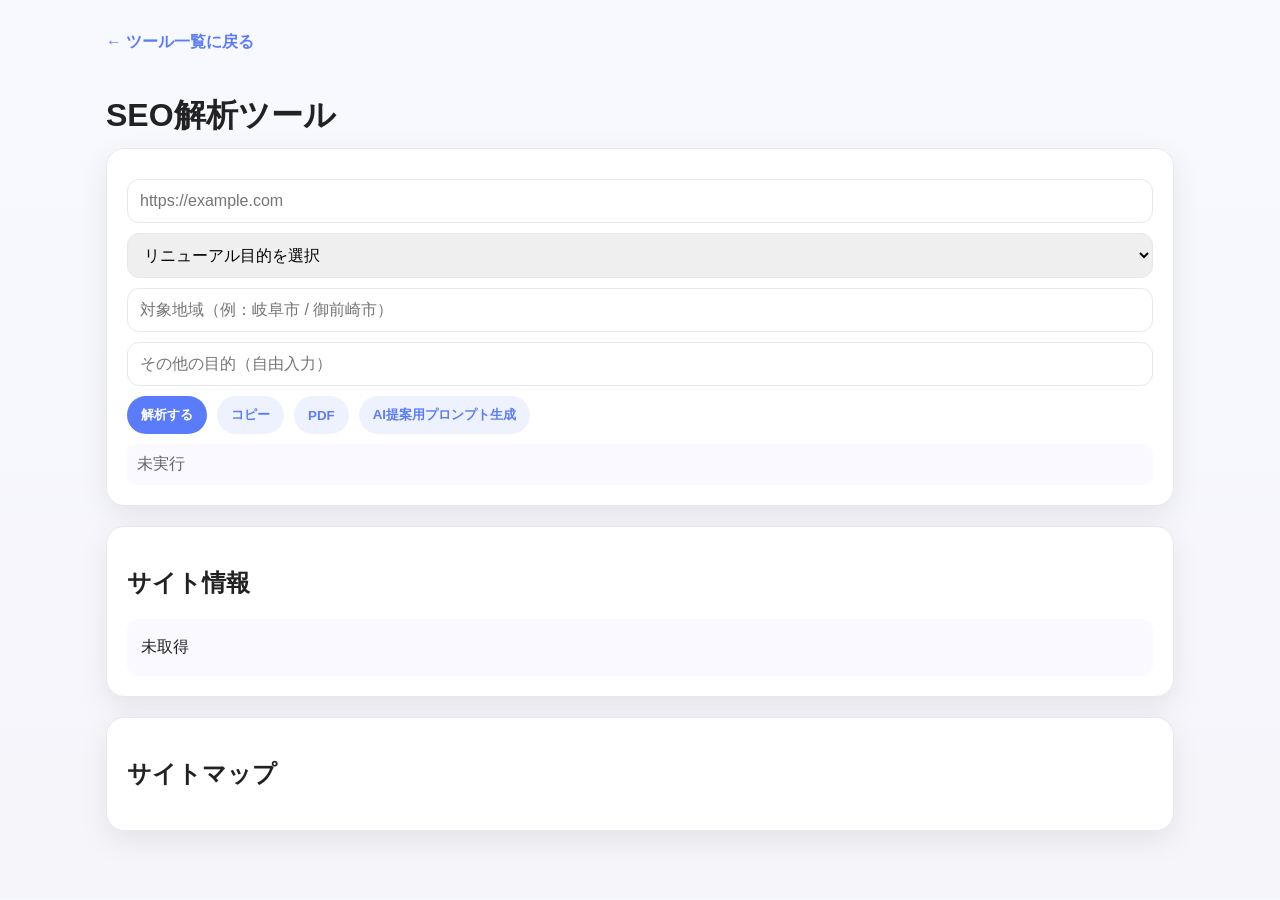
<file: seo-review.html>
<!DOCTYPE html>
<html lang="ja">
<head>
<meta charset="UTF-8">
<meta name="viewport" content="width=device-width, initial-scale=1.0">
<title>SEO解析ツール</title>

<style>
* { box-sizing: border-box; }

:root {
  --card:#fff;
  --text:#222;
  --sub:#666;
  --line:#e7e7ef;
  --accent:#5b7cfa;
  --accent-weak:#eef2ff;
  --shadow:0 10px 30px rgba(0,0,0,.08);
  --radius:18px;
}

body {
  margin:0;
  font-family:-apple-system,BlinkMacSystemFont,"Segoe UI",sans-serif;
  background:linear-gradient(180deg,#f8f9ff 0%,#f5f5fa 100%);
  color:var(--text);
}

.wrap {
  max-width:1100px;
  margin:0 auto;
  padding:32px 16px 48px;
}

.back {
  display:inline-block;
  margin-bottom:20px;
  color:var(--accent);
  text-decoration:none;
  font-weight:700;
}

.title {
  font-size:32px;
  font-weight:800;
  margin-bottom:10px;
}

.card {
  background:var(--card);
  border:1px solid var(--line);
  border-radius:var(--radius);
  padding:20px;
  box-shadow:var(--shadow);
  margin-bottom:20px;
}

input, select {
  width:100%;
  padding:12px;
  border-radius:12px;
  border:1px solid var(--line);
  margin-top:10px;
  font-size:16px;
}

button {
  margin-top:10px;
  padding:10px 14px;
  border:none;
  border-radius:999px;
  background:var(--accent);
  color:#fff;
  font-weight:bold;
  cursor:pointer;
}

.actions {
  display:flex;
  gap:10px;
  flex-wrap:wrap;
}

.secondary {
  background:var(--accent-weak);
  color:var(--accent);
}

.status {
  margin-top:10px;
  padding:10px;
  background:#f9f9ff;
  border-radius:10px;
  color:var(--sub);
}

.table-wrap {
  overflow-x:auto;
}

table {
  width:100%;
  border-collapse:collapse;
  table-layout:fixed;
}

th, td {
  border:1px solid #e5e7eb;
  padding:10px;
  vertical-align:top;
  overflow-wrap:anywhere;
  word-break:break-word;
}

th { background:#f3f4ff; }

th:nth-child(1), td:nth-child(1) { width:28%; }
th:nth-child(2), td:nth-child(2) { width:22%; font-size:12px; }
th:nth-child(3), td:nth-child(3) { width:50%; }

.site-summary {
  background:#f9f9ff;
  padding:14px;
  border-radius:12px;
  line-height:1.8;
}

.hidden-copy { display:none; }

@media print {
  .no-print { display:none !important; }
  h1 { display:none !important; }

  body {
    background:#fff;
    font-size:10px;
  }

  .wrap {
    max-width:none;
    width:100%;
    padding:0;
  }

  .card {
    box-shadow:none;
    border:1px solid #ccc;
    padding:10px;
    margin-bottom:10px;
    border-radius:8px;
  }

  h2 {
    font-size:14px;
    margin:0 0 8px;
  }

  .site-summary {
    padding:8px;
    font-size:10px;
    line-height:1.6;
  }

  th, td {
    font-size:9px;
    padding:5px;
  }

  th:nth-child(1), td:nth-child(1) { width:27%; }
  th:nth-child(2), td:nth-child(2) { width:20%; font-size:8px; }
  th:nth-child(3), td:nth-child(3) { width:53%; }

  tr {
    page-break-inside:avoid;
  }
}
</style>
</head>

<body>
<div class="wrap">

<a href="./" class="back no-print">← ツール一覧に戻る</a>

<h1 class="title">SEO解析ツール</h1>

<div class="card no-print">
  <input id="url" placeholder="https://example.com">

  <select id="purpose">
    <option value="">リニューアル目的を選択</option>
    <option>SEO強化（検索流入増加）</option>
    <option>AIO対策（AI検索最適化）</option>
    <option>ローカルSEO強化（地域検索対策）</option>
    <option>問い合わせ増加（CV改善）</option>
    <option>採用強化（応募増加）</option>
    <option>ブランディング強化</option>
    <option>サービス理解向上（導線改善）</option>
    <option>コンテンツマーケ強化（記事SEO）</option>
    <option>リード獲得（BtoB対策）</option>
    <option>UI/UX改善（離脱率改善）</option>
    <option>サイト構造改善（情報整理）</option>
    <option>既存サイトの課題洗い出し</option>
  </select>

  <input id="localArea" placeholder="対象地域（例：岐阜市 / 御前崎市）">
  <input id="customPurpose" placeholder="その他の目的（自由入力）">

  <div class="actions">
    <button id="runBtn">解析する</button>
    <button class="secondary" id="copyBtn">コピー</button>
    <button class="secondary" onclick="window.print()">PDF</button>
    <button class="secondary" id="promptBtn">AI提案用プロンプト生成</button>
  </div>

  <div id="status" class="status">未実行</div>
</div>

<div class="card">
  <h2>サイト情報</h2>
  <div id="summary" class="site-summary">未取得</div>
</div>

<div class="card">
  <h2>サイトマップ</h2>
  <div id="result"></div>
</div>

<div id="copyText" class="hidden-copy"></div>

</div>

<script>
const WORKER = "https://seo-tool.geass1127.workers.dev/";
const LIMIT = 200;

let data = [];
let siteName = "";
let siteUrl = "";
let errorCount = 0;

const urlInput = document.getElementById("url");

async function run() {
  const input = urlInput.value.trim();
  if (!input) return alert("URL入れてね");

  siteUrl = input;
  data = [];
  siteName = "";
  errorCount = 0;

  const status = document.getElementById("status");
  const result = document.getElementById("result");
  const summary = document.getElementById("summary");

  status.innerText = "サイト構造を取得中...";
  result.innerHTML = "";
  summary.innerHTML = "取得中...";

  try {
    const res = await fetch(`${WORKER}?mode=sitemap&url=${encodeURIComponent(input)}&limit=${LIMIT}`);
    const json = await res.json();

    const rawUrls = json.urls || [];

    const normalizedMap = new Map();

    rawUrls.forEach(url => {
      const key = normalizeUrl(url);

      if (!normalizedMap.has(key)) {
        normalizedMap.set(key, key);
      }
    });

    const urls = [...normalizedMap.values()];

    if (!urls.length) {
      status.innerText = "取得失敗";
      summary.innerHTML = "URLを取得できませんでした。";
      return;
    }

    for (let i = 0; i < urls.length; i++) {
      const pageUrl = urls[i];

      try {
        const r = await fetch(`${WORKER}?url=${encodeURIComponent(pageUrl)}`);
        const d = await r.json();

        const normalized = normalizePageData(d, pageUrl);
        data.push(normalized);

        if (!siteName && normalized.title) siteName = normalized.title;

      } catch (e) {
        errorCount++;

        data.push({
          title: "取得失敗",
          url: pageUrl,
          description: "",
          error: e.message || "取得失敗"
        });
      }

      status.innerText = `取得中 (${i + 1}/${urls.length}) / 失敗 ${errorCount}件`;

      render();
      updateSummary();
    }

    status.innerText = `完了！ ${data.length}件取得 / 失敗 ${errorCount}件`;

  } catch (e) {
    status.innerText = "取得に失敗しました。";
    summary.innerHTML = escapeHtml(e.message || "取得失敗");
  }
}

function normalizePageData(d, fallbackUrl) {
  return {
    title: cleanText(d.title || ""),
    url: normalizeUrl(d.url || fallbackUrl || ""),
    description: cleanText(d.description || ""),
    error: d.error || ""
  };
}

function normalizeUrl(url = "") {
  const str = String(url).trim();
  if (!str) return "";

  try {
    const u = new URL(str);
    let path = u.pathname;

    if (path !== "/" && path.endsWith("/")) {
      path = path.slice(0, -1);
    }

    return `${u.origin}${path}`;
  } catch {
    return str.replace(/\/$/, "");
  }
}

function render() {
  document.getElementById("result").innerHTML = `
  <div class="table-wrap">
    <table>
      <thead>
        <tr>
          <th>タイトル</th>
          <th>URL</th>
          <th>ディスクリプション</th>
        </tr>
      </thead>
      <tbody>
        ${data.map(d => `
          <tr>
            <td>${escapeHtml(d.title || "なし")}</td>
            <td>${escapeHtml(d.url || "")}</td>
            <td>${escapeHtml(d.description || "なし")}</td>
          </tr>
        `).join("")}
      </tbody>
    </table>
  </div>`;
}

function updateSummary() {
  document.getElementById("summary").innerHTML = `
    <div><strong>サイト名：</strong>${escapeHtml(siteName || "未取得")}</div>
    <div><strong>URL：</strong>${escapeHtml(siteUrl)}</div>
    <div><strong>取得ページ数：</strong>${data.length}件</div>
    <div><strong>取得上限：</strong>${LIMIT}件</div>
    <div><strong>取得失敗：</strong>${errorCount}件</div>
  `;
}

/* スプレッドシート貼り付け対応コピー */
document.getElementById("copyBtn").onclick = async () => {
  if (!data.length) return alert("先に解析してね！");

  const text = "タイトル\tURL\tディスクリプション\n" +
    data.map(d =>
      `${cleanForSheet(d.title)}\t${cleanForSheet(d.url)}\t${cleanForSheet(d.description)}`
    ).join("\n");

  const html = "<table><tr><th>タイトル</th><th>URL</th><th>ディスクリプション</th></tr>" +
    data.map(d => `
      <tr>
        <td>${escapeHtml(d.title || "")}</td>
        <td>${escapeHtml(d.url || "")}</td>
        <td>${escapeHtml(d.description || "")}</td>
      </tr>
    `).join("") +
    "</table>";

  try {
    await navigator.clipboard.write([
      new ClipboardItem({
        "text/plain": new Blob([text], { type: "text/plain" }),
        "text/html": new Blob([html], { type: "text/html" })
      })
    ]);
  } catch {
    await navigator.clipboard.writeText(text);
  }

  alert("コピーしたよ！");
};

document.getElementById("runBtn").onclick = run;

urlInput.addEventListener("keydown", e => {
  if (e.key === "Enter") {
    e.preventDefault();
    run();
  }
});

/* AI提案用プロンプト生成 */
document.getElementById("promptBtn").onclick = async () => {
  if (!data.length) return alert("先に解析してね！");

  const purpose = document.getElementById("purpose").value;
  const custom = document.getElementById("customPurpose").value;
  const area = document.getElementById("localArea").value;

  let prompt = "";

  prompt += "あなたはSEO・Webマーケティング・UI/UX改善に精通したWebコンサルタントです。\n";
  prompt += "以下の現状サイト情報をもとに、実務で使えるレベルの具体的な改善提案を作成してください。\n\n";

  if (purpose) prompt += `【リニューアル目的】\n${purpose}\n\n`;
  if (custom) prompt += `【追加目的】\n${custom}\n\n`;
  if (purpose.includes("ローカルSEO") && area) {
    prompt += `【対象地域】\n${area}\n\n`;
  }

  prompt += `【サイト名】\n${siteName || "未取得"}\n\n`;
  prompt += `【サイトURL】\n${siteUrl}\n\n`;
  prompt += `【取得状況】\n取得ページ数：${data.length}件\n取得上限：${LIMIT}件\n取得失敗：${errorCount}件\n\n`;

  prompt += "【現状サイトマップ】\n";
  data.forEach((d, i) => {
    prompt += `${i + 1}. ${d.title || "タイトルなし"}\n`;
    prompt += `URL: ${d.url}\n`;
    prompt += `description: ${d.description || "なし"}\n\n`;
  });

  prompt += "【分析・提案してほしい内容】\n";
  prompt += "以下の項目について、具体的かつ実務的な内容で提案してください。\n\n";
  prompt += "1. 現状サイト構造の課題\n";
  prompt += "2. SEO観点で不足しているページ\n";
  prompt += "3. 統合・削除・整理した方がよいページ\n";
  prompt += "4. リニューアル後の推奨サイトマップ\n";
  prompt += "5. title / description の改善方針\n";
  prompt += "6. 優先度付き改善提案\n";
  prompt += "7. クライアント向け説明文\n";

  await navigator.clipboard.writeText(prompt);
  alert("AI提案プロンプトをコピーしたよ！");
};

function cleanText(str = "") {
  return String(str).replace(/\s+/g, " ").trim();
}

function cleanForSheet(str = "") {
  return String(str)
    .replace(/\t/g, " ")
    .replace(/\r?\n/g, " ")
    .replace(/\s+/g, " ")
    .trim();
}

function escapeHtml(str = "") {
  return String(str).replace(/[&<>"']/g, s => ({
    "&":"&amp;",
    "<":"&lt;",
    ">":"&gt;",
    '"':"&quot;",
    "'":"&#39;"
  }[s]));
}
</script>

</body>
</html>
</file>
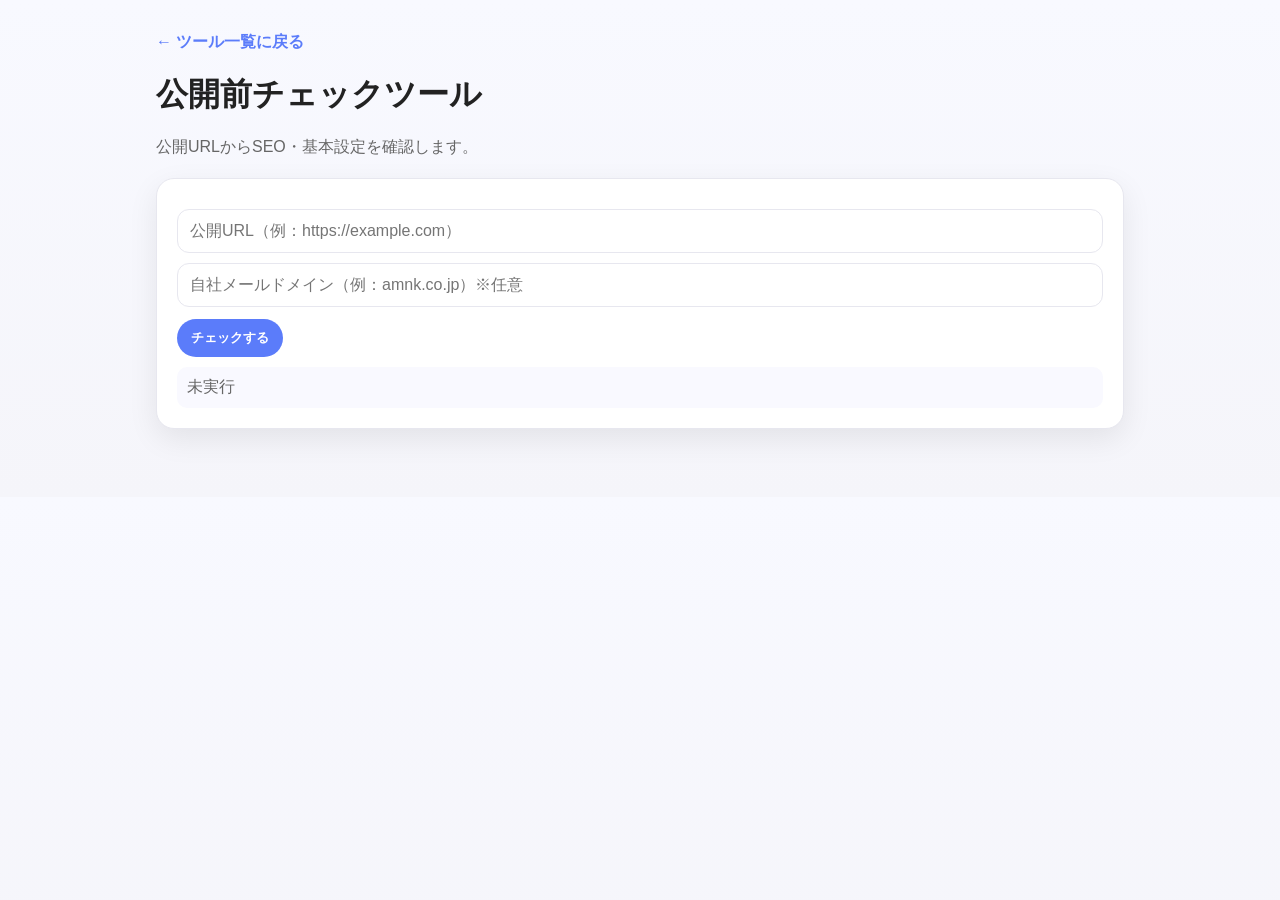
<file: site-final-check.html>
<!DOCTYPE html>
<html lang="ja">
<head>
<meta charset="UTF-8">
<meta name="viewport" content="width=device-width, initial-scale=1.0">
<title>公開前チェックツール</title>

<style>
* { box-sizing:border-box; }

:root {
  --card:#fff;
  --text:#222;
  --sub:#666;
  --line:#e7e7ef;
  --accent:#5b7cfa;
  --accent-weak:#eef2ff;
  --shadow:0 10px 30px rgba(0,0,0,.08);
  --radius:18px;
  --ok:#1f8f5f;
  --warn:#b7791f;
  --ng:#d64545;
}

body {
  margin:0;
  font-family:-apple-system,BlinkMacSystemFont,"Segoe UI",sans-serif;
  background:linear-gradient(180deg,#f8f9ff 0%,#f5f5fa 100%);
  color:var(--text);
}

.wrap {
  max-width:1000px;
  margin:0 auto;
  padding:32px 16px 48px;
}

.back {
  display:inline-block;
  margin-bottom:20px;
  color:var(--accent);
  text-decoration:none;
  font-weight:700;
}

.title {
  font-size:32px;
  font-weight:800;
  margin:0 0 10px;
}

.lead {
  color:var(--sub);
  line-height:1.8;
}

.card {
  background:var(--card);
  border:1px solid var(--line);
  border-radius:var(--radius);
  padding:20px;
  box-shadow:var(--shadow);
  margin-bottom:20px;
}

input {
  width:100%;
  padding:12px;
  border-radius:12px;
  border:1px solid var(--line);
  margin-top:10px;
  font-size:16px;
}

button {
  margin-top:12px;
  padding:10px 14px;
  border:none;
  border-radius:999px;
  background:var(--accent);
  color:#fff;
  font-weight:bold;
  cursor:pointer;
}

.status {
  margin-top:10px;
  padding:10px;
  background:#f9f9ff;
  border-radius:10px;
  color:var(--sub);
}

.grid {
  display:grid;
  grid-template-columns:repeat(2, 1fr);
  gap:14px;
}

.item {
  background:#f9f9ff;
  border:1px solid var(--line);
  border-radius:14px;
  padding:14px;
  line-height:1.7;
  overflow-wrap:anywhere;
}

.item strong {
  display:block;
  margin-bottom:4px;
}

.summary-ok {
  border-left:8px solid var(--ok);
}

.summary-ng {
  border-left:8px solid var(--ng);
}

.summary-warn {
  border-left:8px solid var(--warn);
}

.summary-title {
  font-size:24px;
  font-weight:900;
  margin-bottom:8px;
}

.ok { color:var(--ok); font-weight:800; }
.warn { color:var(--warn); font-weight:800; }
.ng { color:var(--ng); font-weight:800; }

.note {
  color:var(--sub);
  font-size:13px;
  line-height:1.7;
}

pre {
  white-space:pre-wrap;
  overflow-wrap:anywhere;
  background:#f9f9ff;
  padding:12px;
  border-radius:12px;
}

@media (max-width: 760px) {
  .grid { grid-template-columns:1fr; }
}

@media print {
  .no-print { display:none !important; }
  body { background:#fff; font-size:10px; }
  .wrap { max-width:none; padding:0; }
  .card { box-shadow:none; border:1px solid #ccc; padding:10px; margin-bottom:10px; }
}
</style>
</head>

<body>
<div class="wrap">

<a href="./" class="back no-print">← ツール一覧に戻る</a>

<h1 class="title">公開前チェックツール</h1>
<p class="lead no-print">
  公開URLからSEO・基本設定を確認します。
</p>

<div class="card no-print">
  <input id="url" placeholder="公開URL（例：https://example.com）">
  <input id="companyDomain" placeholder="自社メールドメイン（例：amnk.co.jp）※任意">

  <button id="runBtn">チェックする</button>

  <div id="status" class="status">未実行</div>
</div>

<div id="result"></div>

</div>

<script>
const WORKER = "https://seo-tool.geass1127.workers.dev/";

const urlInput = document.getElementById("url");
const companyDomainInput = document.getElementById("companyDomain");

document.getElementById("runBtn").onclick = run;

[urlInput, companyDomainInput].forEach(input => {
  input.addEventListener("keydown", e => {
    if (e.key === "Enter") {
      e.preventDefault();
      run();
    }
  });
});

async function run() {
  const url = urlInput.value.trim();
  const companyDomain = companyDomainInput.value.trim();

  if (!url) return alert("URLを入力してね！");

  document.getElementById("status").innerText = "チェック中...";
  document.getElementById("result").innerHTML = "";

  try {
    const res = await fetch(`${WORKER}?mode=finalcheck&url=${encodeURIComponent(url)}`);
    const data = await res.json();

    render(data, companyDomain);

    document.getElementById("status").innerText = "完了！";
  } catch (e) {
    document.getElementById("status").innerText = "取得に失敗しました。";
    document.getElementById("result").innerHTML = `<pre>${escapeHtml(e.message)}</pre>`;
  }
}

function render(data, companyDomain) {
  const seo = data.seo || {};
  const form = data.form || {};
  const ogp = data.ogp || {};
  const tracking = data.tracking || {};

  const companyEmails = companyDomain
    ? (form.visibleEmails || []).filter(mail => mail.includes(companyDomain))
    : [];

  const fatalIssues = [];

  if (seo.noindexDetected) fatalIssues.push("noindexが検出されています");
  if (seo.robotsTxtHasDisallowAll) fatalIssues.push("robots.txtで全体ブロックの可能性があります");

  const warnIssues = [];

  if (!seo.title) warnIssues.push("titleが未設定です");
  if (!seo.description) warnIssues.push("descriptionが未設定です");
  if (!seo.viewport) warnIssues.push("viewportが未検出です");
  if (!ogp.ogTitle || !ogp.ogImage) warnIssues.push("OGP情報に不足があります");
  if (!(tracking.hasGA || tracking.hasGTM)) warnIssues.push("GA / GTMが未検出です");
  if (companyDomain && companyEmails.length) warnIssues.push("公開HTML内に自社メールドメインが残っている可能性があります");

  const summaryClass = fatalIssues.length ? "summary-ng" : warnIssues.length ? "summary-warn" : "summary-ok";
  const summaryLabel = fatalIssues.length ? "公開NGの可能性あり" : warnIssues.length ? "要確認あり" : "公開条件OK";
  const summaryText = fatalIssues.length
    ? fatalIssues.join(" / ")
    : warnIssues.length
      ? warnIssues.join(" / ")
      : "致命的な問題は検出されませんでした。";

  document.getElementById("result").innerHTML = `
    <div class="card ${summaryClass}">
      <div class="summary-title ${fatalIssues.length ? "ng" : warnIssues.length ? "warn" : "ok"}">${summaryLabel}</div>
      <div>${escapeHtml(summaryText)}</div>
    </div>

    <div class="card">
      <h2>総合チェック</h2>
      <div class="grid">
        ${item("noindex", seo.noindexDetected ? "NG：noindex検出" : "OK：検出なし", seo.noindexDetected ? "ng" : "ok")}
        ${item("robots.txt", seo.robotsTxtHasDisallowAll ? "注意：Disallow: / 検出" : "OK：全体ブロックなし", seo.robotsTxtHasDisallowAll ? "warn" : "ok")}
        ${item("title", seo.title ? seo.title : "NG：未設定", seo.title ? "ok" : "ng")}
        ${item("description", seo.description ? seo.description : "注意：未設定", seo.description ? "ok" : "warn")}
      </div>
    </div>

    <div class="card">
      <h2>SEO・表示補助チェック</h2>
      <div class="grid">
        ${item("canonical", seo.canonical ? seo.canonical : "未検出", seo.canonical ? "ok" : "warn")}
        ${item("viewport", seo.viewport ? "OK：設定あり" : "注意：未検出", seo.viewport ? "ok" : "warn")}
        ${item("OGP title", ogp.ogTitle ? ogp.ogTitle : "未検出", ogp.ogTitle ? "ok" : "warn")}
        ${item("OGP image", ogp.ogImage ? ogp.ogImage : "未検出", ogp.ogImage ? "ok" : "warn")}
        ${item("favicon", ogp.favicon ? ogp.favicon : "未検出", ogp.favicon ? "ok" : "warn")}
        ${item("GA / GTM", tracking.hasGA || tracking.hasGTM ? "検出あり" : "未検出", tracking.hasGA || tracking.hasGTM ? "ok" : "warn")}
      </div>
    </div>

    <div class="card">
      <h2>フォーム検出情報（参考）</h2>

      <div class="grid">
        ${item("フォーム", form.formCount > 0 ? `OK：${form.formCount}個検出` : "検出なし", form.formCount > 0 ? "ok" : "warn")}
        ${item("Contact Form 7", form.hasCF7 ? "検出あり" : "検出なし", form.hasCF7 ? "ok" : "warn")}
        ${item("MW WP Form", form.hasMW ? "検出あり" : "検出なし", form.hasMW ? "ok" : "warn")}
      </div>

      <div class="item" style="margin-top:14px;">
        <strong>公開ページ上で見えるメールアドレス</strong>
        ${(form.visibleEmails || []).length ? escapeHtml(form.visibleEmails.join("\n")) : "検出なし"}
      </div>

      <div class="item" style="margin-top:14px;">
        <strong>自社メール残りチェック</strong>
        ${
          !companyDomain
            ? "自社メールドメイン未入力"
            : companyEmails.length
              ? `<span class="ng">注意：自社ドメインのメールらしき文字列を検出</span><br>${escapeHtml(companyEmails.join("\n"))}`
              : `<span class="ok">OK：公開HTML内には検出なし</span>`
        }
      </div>

      <p class="note">
        ※ Contact Form 7 / MW WP Form の送信先メールアドレスは、公開ページからは基本的に確認できません。<br>
        最終的な送信先メールアドレスは、WordPress管理画面で確認してください。
      </p>
    </div>
  `;
}

function item(label, text, cls) {
  return `
    <div class="item">
      <strong>${escapeHtml(label)}</strong>
      <div class="${cls}">${text}</div>
    </div>
  `;
}

function escapeHtml(str = "") {
  return String(str).replace(/[&<>"']/g, s => ({
    "&":"&amp;",
    "<":"&lt;",
    ">":"&gt;",
    '"':"&quot;",
    "'":"&#39;"
  }[s]));
}
</script>

</body>
</html>
</file>
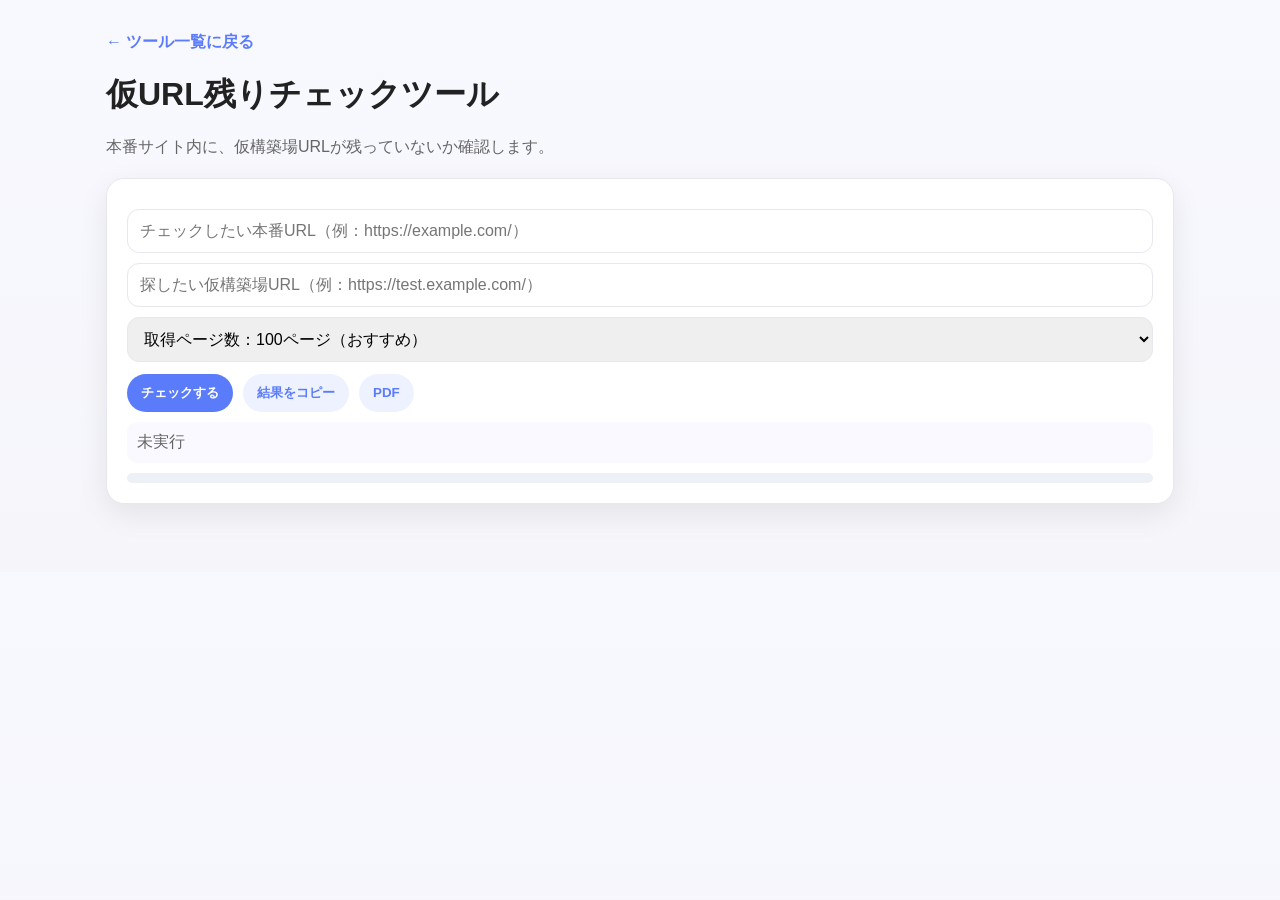
<file: url-leftover-check.html>
<!DOCTYPE html>
<html lang="ja">
<head>
<meta charset="UTF-8">
<meta name="viewport" content="width=device-width, initial-scale=1.0">
<title>仮URL残りチェックツール</title>

<style>
* { box-sizing:border-box; }

:root {
  --card:#fff;
  --text:#222;
  --sub:#666;
  --line:#e7e7ef;
  --accent:#5b7cfa;
  --accent-weak:#eef2ff;
  --shadow:0 10px 30px rgba(0,0,0,.08);
  --radius:18px;
  --ok:#1f8f5f;
  --warn:#b7791f;
  --ng:#d64545;
}

body {
  margin:0;
  font-family:-apple-system,BlinkMacSystemFont,"Segoe UI",sans-serif;
  background:linear-gradient(180deg,#f8f9ff 0%,#f5f5fa 100%);
  color:var(--text);
}

.wrap {
  max-width:1100px;
  margin:0 auto;
  padding:32px 16px 48px;
}

.back {
  display:inline-block;
  margin-bottom:20px;
  color:var(--accent);
  text-decoration:none;
  font-weight:700;
}

.title {
  font-size:32px;
  font-weight:800;
  margin:0 0 10px;
}

.lead {
  color:var(--sub);
  line-height:1.8;
}

.card {
  background:var(--card);
  border:1px solid var(--line);
  border-radius:var(--radius);
  padding:20px;
  box-shadow:var(--shadow);
  margin-bottom:20px;
}

input, select {
  width:100%;
  padding:12px;
  border-radius:12px;
  border:1px solid var(--line);
  margin-top:10px;
  font-size:16px;
}

button {
  margin-top:12px;
  padding:10px 14px;
  border:none;
  border-radius:999px;
  background:var(--accent);
  color:#fff;
  font-weight:bold;
  cursor:pointer;
}

.actions {
  display:flex;
  gap:10px;
  flex-wrap:wrap;
}

.secondary {
  background:var(--accent-weak);
  color:var(--accent);
}

.status {
  margin-top:10px;
  padding:10px;
  background:#f9f9ff;
  border-radius:10px;
  color:var(--sub);
}

.progress-wrap {
  margin-top:10px;
  background:#edf0f7;
  border-radius:999px;
  overflow:hidden;
  height:10px;
}

.progress-bar {
  width:0%;
  height:100%;
  background:var(--accent);
  transition:width .2s ease, background .2s ease;
}

.summary-ok {
  border-left:8px solid var(--ok);
}

.summary-ng {
  border-left:8px solid var(--ng);
}

.summary-warn {
  border-left:8px solid var(--warn);
}

.summary-title {
  font-size:24px;
  font-weight:900;
  margin-bottom:8px;
}

.ok { color:var(--ok); font-weight:800; }
.warn { color:var(--warn); font-weight:800; }
.ng { color:var(--ng); font-weight:800; }

.table-wrap {
  overflow-x:auto;
}

table {
  width:100%;
  border-collapse:collapse;
  table-layout:fixed;
}

th, td {
  border:1px solid #e5e7eb;
  padding:10px;
  vertical-align:top;
  overflow-wrap:anywhere;
  word-break:break-word;
}

th {
  background:#f3f4ff;
}

th:nth-child(1), td:nth-child(1) { width:28%; }
th:nth-child(2), td:nth-child(2) { width:52%; }
th:nth-child(3), td:nth-child(3) { width:20%; }

.note {
  color:var(--sub);
  font-size:13px;
  line-height:1.7;
}

@media print {
  .no-print { display:none !important; }
  body { background:#fff; font-size:10px; }
  .wrap { max-width:none; padding:0; }
  .card { box-shadow:none; border:1px solid #ccc; padding:10px; margin-bottom:10px; }
  th, td { font-size:9px; padding:5px; }
}
</style>
</head>

<body>
<div class="wrap">

<a href="./" class="back no-print">← ツール一覧に戻る</a>

<h1 class="title">仮URL残りチェックツール</h1>
<p class="lead no-print">
  本番サイト内に、仮構築場URLが残っていないか確認します。
</p>

<div class="card no-print">
  <input id="siteUrl" placeholder="チェックしたい本番URL（例：https://example.com/）">
  <input id="keyword" placeholder="探したい仮構築場URL（例：https://test.example.com/）">

  <select id="limit">
    <option value="30">取得ページ数：30ページ（軽い）</option>
    <option value="50">取得ページ数：50ページ</option>
    <option value="100" selected>取得ページ数：100ページ（おすすめ）</option>
    <option value="200">取得ページ数：200ページ（重い）</option>
    <option value="500">取得ページ数：500ページ（かなり重い）</option>
  </select>

  <div class="actions">
    <button id="runBtn">チェックする</button>
    <button class="secondary" id="copyBtn">結果をコピー</button>
    <button class="secondary" onclick="window.print()">PDF</button>
  </div>

  <div id="status" class="status">未実行</div>
  <div class="progress-wrap">
    <div id="progressBar" class="progress-bar"></div>
  </div>
</div>

<div id="summary"></div>
<div id="result"></div>

</div>

<script>
const WORKER = "https://seo-tool.geass1127.workers.dev/";

let checkedData = [];
let hitData = [];
let errorCount = 0;
let totalFound = 0;
let selectedLimit = 100;
let targetKeyword = "";
let targetSite = "";

const siteUrlInput = document.getElementById("siteUrl");
const keywordInput = document.getElementById("keyword");
const progressBar = document.getElementById("progressBar");

document.getElementById("runBtn").onclick = run;
document.getElementById("copyBtn").onclick = copyResult;

[siteUrlInput, keywordInput].forEach(input => {
  input.addEventListener("keydown", e => {
    if (e.key === "Enter") {
      e.preventDefault();
      run();
    }
  });
});

async function run() {
  const siteUrl = siteUrlInput.value.trim();
  const keyword = keywordInput.value.trim();
  const limit = document.getElementById("limit").value;

  if (!siteUrl) return alert("本番URLを入力してね！");
  if (!keyword) return alert("探したい仮構築場URLを入力してね！");

  checkedData = [];
  hitData = [];
  errorCount = 0;
  totalFound = 0;
  selectedLimit = limit;
  targetKeyword = keyword;
  targetSite = siteUrl;

  updateProgress(0);

  document.getElementById("status").innerText = "サイト構造を取得中...";
  document.getElementById("summary").innerHTML = "";
  document.getElementById("result").innerHTML = "";

  try {
    const sitemapRes = await fetch(`${WORKER}?mode=sitemap&url=${encodeURIComponent(siteUrl)}&limit=${limit}`);
    const sitemapJson = await sitemapRes.json();
    const urls = sitemapJson.urls || [];

    totalFound = sitemapJson.totalFound || urls.length;

    if (!urls.length) {
      document.getElementById("status").innerText = "URLを取得できませんでした。";
      renderSummary();
      return;
    }

    for (let i = 0; i < urls.length; i++) {
      const pageUrl = urls[i];

      try {
        const res = await fetch(`${WORKER}?mode=contains&url=${encodeURIComponent(pageUrl)}&keyword=${encodeURIComponent(keyword)}`);
        const data = await res.json();

        checkedData.push(data);

        if (data.found) {
          hitData.push(data);
        }

      } catch (e) {
        errorCount++;

        checkedData.push({
          url: pageUrl,
          title: "",
          found: false,
          error: e.message || "取得失敗"
        });
      }

      const percent = Math.floor(((i + 1) / urls.length) * 100);
      updateProgress(percent);

      document.getElementById("status").innerText =
        `確認中 (${i + 1}/${urls.length}) / ${percent}% / 検出 ${hitData.length}件 / 失敗 ${errorCount}件`;

      renderSummary();
      renderResult();
    }

    updateProgress(100);

    document.getElementById("status").innerText =
      `完了！ ${checkedData.length}件確認 / 検出 ${hitData.length}件 / 失敗 ${errorCount}件`;

  } catch (e) {
    document.getElementById("status").innerText = "取得に失敗しました。";
    document.getElementById("summary").innerHTML = `
      <div class="card summary-ng">
        <div class="summary-title ng">チェック失敗</div>
        <div>${escapeHtml(e.message || "取得失敗")}</div>
      </div>
    `;
  }
}

function renderSummary() {
  const hasHit = hitData.length > 0;
  const summaryClass = hasHit ? "summary-ng" : errorCount ? "summary-warn" : "summary-ok";
  const summaryLabel = hasHit ? "仮URLが残っています" : errorCount ? "一部確認できませんでした" : "仮URL残りなし";
  const summaryText = hasHit
    ? `${hitData.length}ページで仮構築場URLを検出しました。`
    : errorCount
      ? `仮URLは検出されませんでしたが、${errorCount}ページは確認できませんでした。`
      : "確認した範囲では、仮構築場URLは検出されませんでした。";

  document.getElementById("summary").innerHTML = `
    <div class="card ${summaryClass}">
      <div class="summary-title ${hasHit ? "ng" : errorCount ? "warn" : "ok"}">${summaryLabel}</div>
      <div>${escapeHtml(summaryText)}</div>
      <div class="note" style="margin-top:10px;">
        検出URL数：${totalFound}件 / 確認ページ数：${checkedData.length}件 / 取得上限：${selectedLimit}件 / 取得失敗：${errorCount}件
      </div>
      <div class="note" style="margin-top:6px;">
        検索文字列：${escapeHtml(targetKeyword)}
      </div>
    </div>
  `;
}

function renderResult() {
  if (!hitData.length) {
    document.getElementById("result").innerHTML = `
      <div class="card">
        <h2>検出ページ</h2>
        <p class="ok">現在のところ、仮URLは検出されていません。</p>
      </div>
    `;
    return;
  }

  document.getElementById("result").innerHTML = `
    <div class="card">
      <h2>検出ページ</h2>
      <div class="table-wrap">
        <table>
          <thead>
            <tr>
              <th>タイトル</th>
              <th>URL</th>
              <th>ステータス</th>
            </tr>
          </thead>
          <tbody>
            ${hitData.map(d => `
              <tr>
                <td>${escapeHtml(d.title || "タイトルなし")}</td>
                <td>${escapeHtml(d.url || "")}</td>
                <td><span class="ng">仮URL検出</span></td>
              </tr>
            `).join("")}
          </tbody>
        </table>
      </div>
    </div>
  `;
}

async function copyResult() {
  if (!checkedData.length) return alert("先にチェックしてね！");

  let text = "";
  text += "仮URL残りチェック結果\n";
  text += `本番URL\t${targetSite}\n`;
  text += `検索文字列\t${targetKeyword}\n`;
  text += `検出URL数\t${totalFound}\n`;
  text += `確認ページ数\t${checkedData.length}\n`;
  text += `検出ページ数\t${hitData.length}\n`;
  text += `取得失敗\t${errorCount}\n\n`;

  text += "タイトル\tURL\t結果\n";

  if (hitData.length) {
    text += hitData.map(d =>
      `${cleanForSheet(d.title || "タイトルなし")}\t${cleanForSheet(d.url || "")}\t仮URL検出`
    ).join("\n");
  } else {
    text += `-\t-\t仮URL検出なし`;
  }

  await navigator.clipboard.writeText(text);
  alert("コピーしたよ！");
}

function updateProgress(percent) {
  progressBar.style.width = percent + "%";

  if (percent < 50) {
    progressBar.style.background = "#5b7cfa";
  } else if (percent < 80) {
    progressBar.style.background = "#f59e0b";
  } else {
    progressBar.style.background = "#10b981";
  }
}

function cleanForSheet(str = "") {
  return String(str)
    .replace(/\t/g, " ")
    .replace(/\r?\n/g, " ")
    .replace(/\s+/g, " ")
    .trim();
}

function escapeHtml(str = "") {
  return String(str).replace(/[&<>"']/g, s => ({
    "&":"&amp;",
    "<":"&lt;",
    ">":"&gt;",
    '"':"&quot;",
    "'":"&#39;"
  }[s]));
}
</script>

</body>
</html>
</file>
